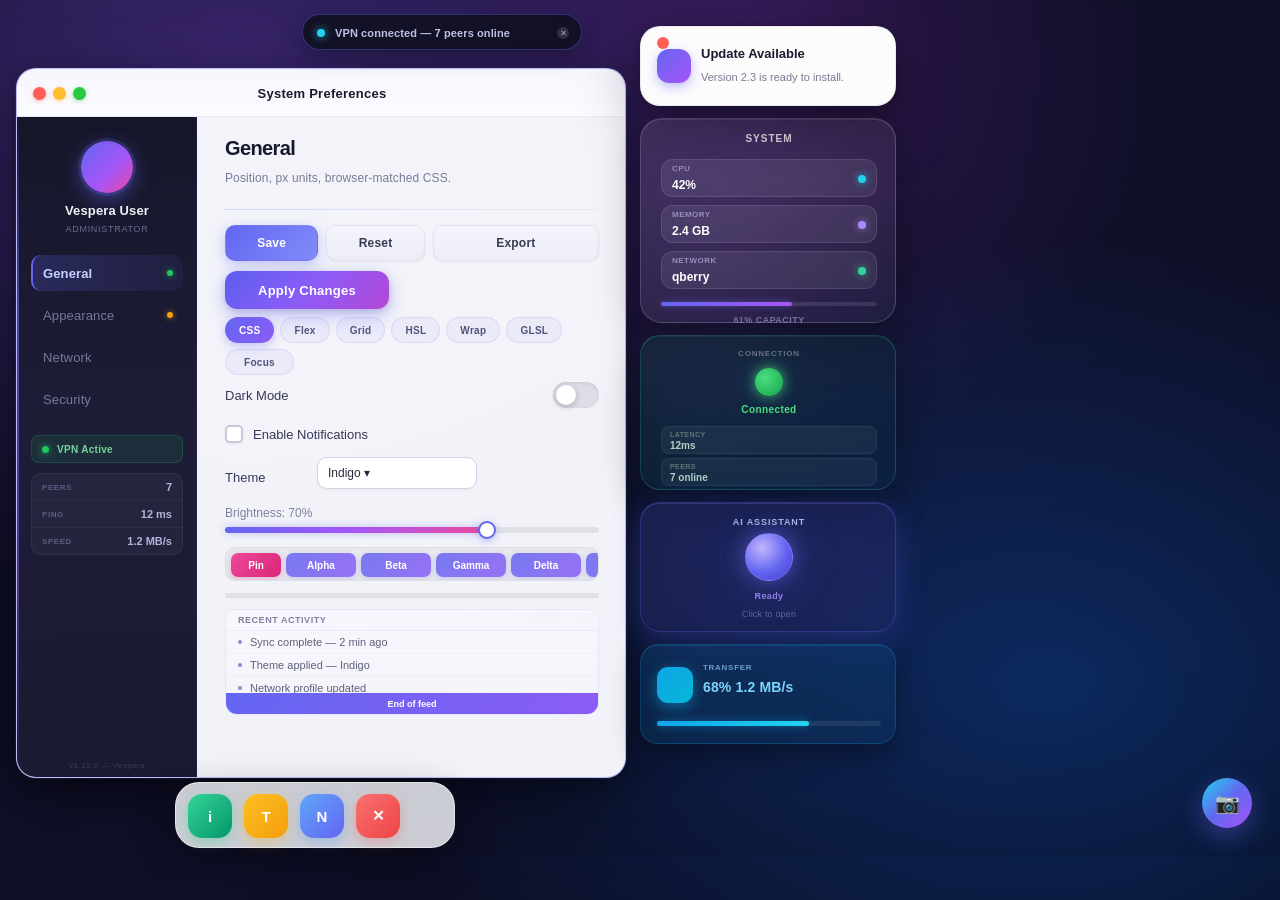
<file: examples/demo.html>
<!DOCTYPE html>
<html lang="en">
<head>
  <meta charset="utf-8">
  <meta name="viewport" content="width=device-width, initial-scale=1">
  <title>Vespera GUI Engine v3.12</title>
  <link rel="stylesheet" type="text/css" href="demo.css">
</head>
<body>

<!-- Notification pill (top centre) -->
<div id="notif_pill">
  <div id="notif_dot"></div>
  <p id="notif_text">VPN connected — 7 peers online</p>
  <p id="notif_close">✕</p>
</div>


<!-- Main window -->
<div id="main_win" class="window focused">
  <div id="title_bar">
    <div id="title_drag" class="title_drag" draggable="1"></div>
    <div id="btn_close" class="btn_os" onclick="onClose()"></div>
    <div id="btn_min" class="btn_os" onclick="onMinimize()"></div>
    <div id="btn_max" class="btn_os" onclick="onMaximize()"></div>
    <p id="title_text">System Preferences</p>
  </div>
  <div id="sidebar">
    <div id="sidebar_avatar"></div>
    <p id="sidebar_username">Vespera User</p>
    <p id="sidebar_role">Administrator</p>
    <div id="nav_1" class="nav_item active" onclick="onNavClick()">General<div id="nav_dot_1" class="nav_dot"></div></div>
    <div id="nav_2" class="nav_item" onclick="onNavClick()">Appearance<div id="nav_dot_2" class="nav_dot"></div></div>
    <div id="nav_3" class="nav_item" onclick="onNavClick()">Network</div>
    <div id="nav_4" class="nav_item" onclick="onNavClick()">Security</div>
    <div id="sidebar_vpn_block">
      <div id="sidebar_vpn_dot"></div>
      <p id="sidebar_vpn_label">VPN Active</p>
    </div>
    <div id="sidebar_stats_block">
      <div class="sidebar_stat_row"><p class="ss_key">Peers</p><p class="ss_val">7</p></div>
      <div class="sidebar_stat_row"><p class="ss_key">Ping</p><p class="ss_val">12 ms</p></div>
      <div class="sidebar_stat_row"><p class="ss_key">Speed</p><p class="ss_val">1.2 MB/s</p></div>
    </div>
    <p id="sidebar_version">v3.12.0 — Vespera</p>
  </div>
  <div id="content">
    <p id="section_title">General</p>
    <p id="desc" aria-live="polite">Position, px units, browser-matched CSS.</p>
    <div id="sep1"></div>
    <div id="toolbar">
      <div id="tool_save" class="tool_btn active" role="button" onclick="onToolClick()">Save</div>
      <div id="tool_reset" class="tool_btn" role="button" onclick="onToolClick()">Reset</div>
      <div id="tool_export" class="tool_btn" role="button" onclick="onToolClick()">Export</div>
    </div>
    <div id="apply_btn" onclick="onApply()">Apply Changes</div>
    <div id="chip_row">
      <div class="chip accent">CSS</div>
      <div class="chip">Flex</div>
      <div class="chip">Grid</div>
      <div class="chip">HSL</div>
      <div class="chip">Wrap</div>
      <div class="chip">GLSL</div>
      <div id="chip_wide" class="chip">Focus</div>
    </div>
    <p id="toggle_row_label">Dark Mode</p>
    <div id="toggle_knob_track" class="toggle" onclick="onToggleClick()">
      <div id="toggle_knob" class="toggle_knob"></div>
    </div>
    <div id="checkbox_notify" class="checkbox" onclick="onCheckboxClick()"></div>
    <p id="chk_label">Enable Notifications</p>
    <p id="theme_label">Theme</p>
    <div id="theme_combo">
      <div id="theme_select_box" role="combobox" aria-label="Theme" aria-expanded="false" onclick="onSelectToggle()">Indigo  ▾</div>
      <div id="select_panel" class="card hidden">
        <div id="opt_blue" class="select_option" onclick="onSelectOption()">Indigo</div>
        <div id="opt_graphite" class="select_option" onclick="onSelectOption()">Graphite</div>
        <div id="opt_green" class="select_option" onclick="onSelectOption()">Emerald</div>
      </div>
    </div>
    <p id="slider_label">Brightness: 70%</p>
    <div id="slider_track">
      <div id="slider_fill"></div>
      <div id="slider_thumb" draggable="2"></div>
    </div>
    <div id="hscroll_panel">
      <div id="hscroll_inner">
        <div id="hs_pin" class="hscroll_chip">Pin</div>
        <div class="hscroll_chip">Alpha</div>
        <div class="hscroll_chip">Beta</div>
        <div class="hscroll_chip">Gamma</div>
        <div class="hscroll_chip">Delta</div>
        <div class="hscroll_chip">Epsilon</div>
        <div class="hscroll_chip">Zeta</div>
      </div>
    </div>
    <div id="progress_track">
      <div id="progress_fill"></div>
    </div>
    <div id="activity_panel">
      <div id="activity_header" class="activity_sticky">Recent Activity</div>
      <div class="activity_line">Sync complete — 2 min ago</div>
      <div class="activity_line">Theme applied — Indigo</div>
      <div class="activity_line">Network profile updated</div>
      <div class="activity_line">Backup finished — 128 files</div>
      <div class="activity_line">VPN connected — qberry</div>
      <div id="activity_footer" class="activity_sticky_bottom">End of feed</div>
    </div>
  </div>
</div>

<!-- Right column: Toast -->
<div id="toast" class="window card">
  <div id="toast_bar">
    <div id="toast_drag" draggable="1"></div>
    <div id="toast_icon"></div>
    <p id="toast_title">Update Available</p>
    <p id="toast_msg">Version 2.3 is ready to install.</p>
    <div id="toast_close" onclick="onToastDismiss()"></div>
  </div>
</div>

<!-- Right column: System stats glass card -->
<div id="quick_stats">
  <p id="qs_title">SYSTEM</p>
  <div id="qs_row1" class="qs_row">
    <p class="qs_label">CPU</p>
    <p class="qs_val">42%</p>
    <div id="qs_dot1" class="qs_dot"></div>
  </div>
  <div id="qs_row2" class="qs_row">
    <p class="qs_label">MEMORY</p>
    <p class="qs_val">2.4 GB</p>
    <div id="qs_dot2" class="qs_dot"></div>
  </div>
  <div id="qs_row3" class="qs_row">
    <p class="qs_label">NETWORK</p>
    <p class="qs_val">qberry</p>
    <div id="qs_dot3" class="qs_dot"></div>
  </div>
  <div id="qs_bar"><div id="qs_bar_fill"></div></div>
  <p id="qs_footer">61% CAPACITY</p>
</div>

<!-- Right column: Connection status -->
<div id="status_card">
  <p id="sc_title">CONNECTION</p>
  <div id="sc_dot"></div>
  <p id="sc_status">Connected</p>
  <div id="sc_r1" class="sc_row">
    <p class="sc_rlabel">LATENCY</p>
    <p class="sc_rval">12ms</p>
  </div>
  <div id="sc_r2" class="sc_row">
    <p class="sc_rlabel">PEERS</p>
    <p class="sc_rval">7 online</p>
  </div>
</div>

<!-- Right column: AI assistant -->
<div id="ai_card">
  <p id="ai_title">AI ASSISTANT</p>
  <div id="ai_orb"></div>
  <p id="ai_status">Ready</p>
  <p id="ai_hint">Click to open</p>
</div>

<!-- Right column: Transfer -->
<div id="transfer_card">
  <p id="tc_title">TRANSFER</p>
  <div id="tc_icon"></div>
  <p id="tc_val">68%  1.2 MB/s</p>
  <div id="tc_bar_bg"><div id="tc_bar_fill"></div></div>
</div>

<!-- Dock (bottom centre) -->
<div id="dock" class="window">
  <div id="dock_icon_info" class="dock_icon" onclick="onDockToggleToast()">i<p class="dock_label">Info</p></div>
  <div id="dock_icon_theme" class="dock_icon" onclick="onDockTheme()">T<p class="dock_label">Theme</p></div>
  <div id="dock_icon_notify" class="dock_icon" onclick="onDockNotify()">N<p class="dock_label">Alert</p></div>
  <div id="dock_icon_toast" class="dock_icon" onclick="onDockToast()">✕<p class="dock_label">Toast</p></div>
</div>

<!-- Floating Action Button -->
<div id="fab" onclick="onScreenshot()" title="Screenshot (F12)">📷</div>

<!-- Modal overlay -->
<div id="modal_overlay" class="overlay hidden">
  <div id="modal_dialog" class="window">
    <div id="modal_icon"></div>
    <p id="modal_title">Apply Changes?</p>
    <p id="modal_msg">Your preferences will be updated immediately.</p>
    <div id="modal_cancel" role="button" onclick="onModalCancel()">Cancel</div>
    <div id="modal_confirm" role="button" onclick="onModalConfirm()">Apply</div>
  </div>
</div>

<script>
function _el() { return event && event.currentTarget; }
function onClose() { window.close(); }
function onMinimize() {}
function onMaximize() {}
function onApply() { document.getElementById('modal_overlay').classList.remove('hidden'); }
function onModalCancel() { document.getElementById('modal_overlay').classList.add('hidden'); }
function onModalConfirm() {
  document.getElementById('desc').textContent = 'Settings applied. Gradient CSS engine active!';
  document.getElementById('modal_overlay').classList.add('hidden');
}
function onNavClick() {
  const el = _el();
  for (let i = 1; i <= 4; i++) document.getElementById('nav_' + i)?.classList.remove('active');
  el.classList.add('active');
  document.getElementById('section_title').textContent = el.childNodes[0].textContent.trim();
}
function onToolClick() {
  const el = _el();
  document.querySelectorAll('.tool_btn').forEach(b => b.classList.remove('active'));
  el.classList.add('active');
  document.getElementById('desc').textContent = 'Toolbar: ' + el.textContent + ' selected.';
}
function onToggleClick() { _el().classList.toggle('on'); }
function onCheckboxClick() {
  const el = _el();
  el.classList.toggle('checked');
  document.getElementById('chk_label').textContent =
    el.classList.contains('checked') ? 'Notifications: On' : 'Enable Notifications';
}
function onSelectToggle() { document.getElementById('select_panel').classList.toggle('hidden'); }
function onSelectOption() {
  const el = _el();
  document.getElementById('theme_select_box').textContent = el.textContent + '  ▾';
  document.getElementById('select_panel').classList.add('hidden');
}
function onToastDismiss() { document.getElementById('toast').style.display = 'none'; }
function onDockToggleToast() {
  const t = document.getElementById('toast');
  t.style.display = t.style.display === 'none' ? '' : 'none';
}
function onDockTheme() { document.getElementById('toggle_knob_track').classList.toggle('on'); }
function onDockNotify() { document.getElementById('checkbox_notify').classList.toggle('checked'); }
function onDockToast() { document.getElementById('toast').style.display = ''; }
function onScreenshot() { alert('Screenshot: press F12 in Vespera GUI, or Print Screen in browser.'); }
</script>
</body>
</html>
</file>
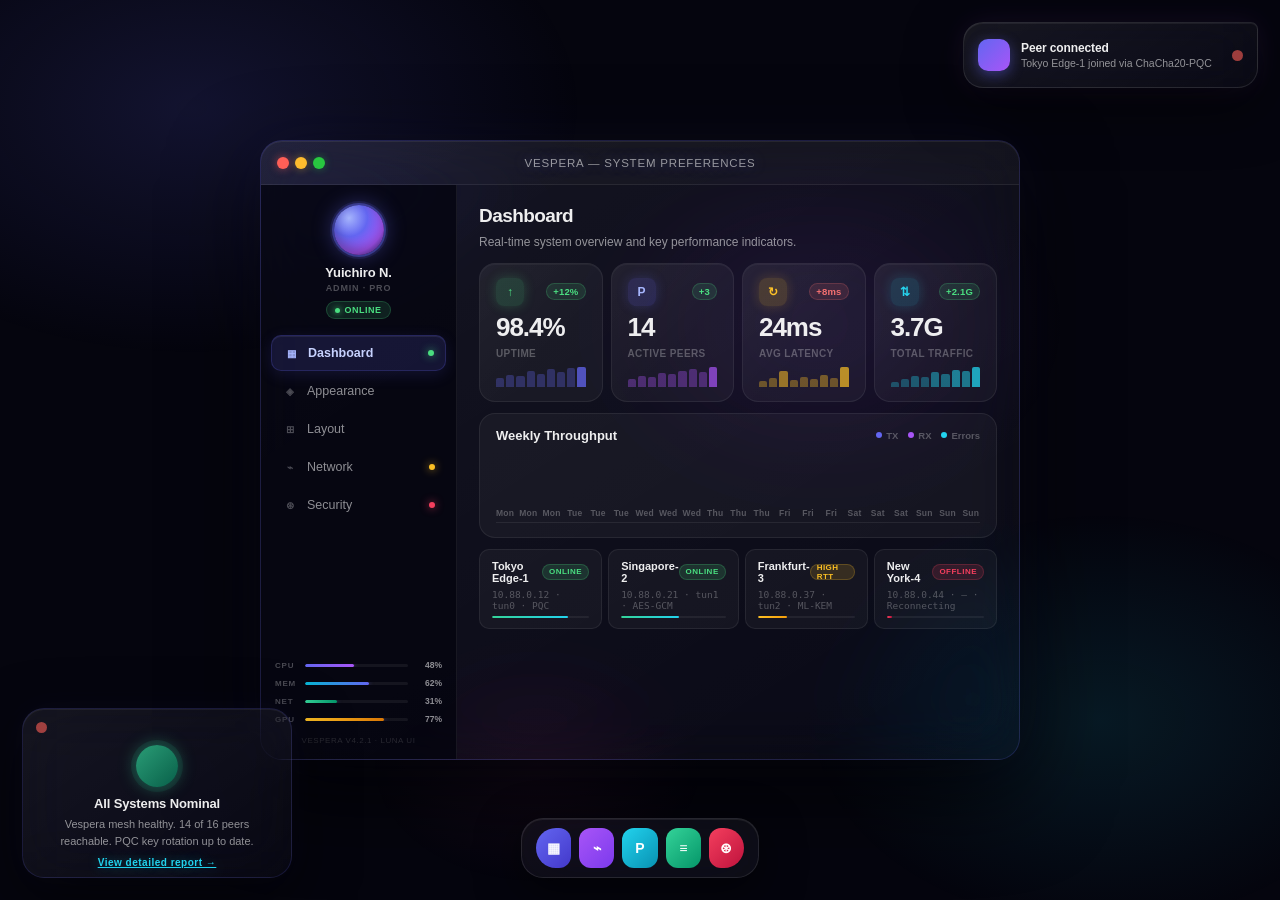
<file: examples/luna-ui.html>
<!DOCTYPE html>
<html lang="en">
<head>
  <meta charset="utf-8">
  <meta name="viewport" content="width=device-width, initial-scale=1">
  <title>Vespera GUI Engine v4.2</title>
  <link rel="stylesheet" type="text/css" href="luna-ui.css">
</head>
<body>

<!-- ================================================================
     MAIN WINDOW  760×620
================================================================ -->
<div id="main_win" class="window">

  <!-- Title bar -->
  <div id="title_bar">
    <div class="title_drag"></div>
    <div id="btn_close" class="btn_os" data-action="modal"></div>
    <div id="btn_min"   class="btn_os"></div>
    <div id="btn_max"   class="btn_os"></div>
    <div id="title_text">Vespera &mdash; System Preferences</div>
  </div>

  <!-- Sidebar 196px -->
  <div id="sidebar">
    <div id="sidebar_avatar"></div>
    <div id="sidebar_username">Yuichiro N.</div>
    <div id="sidebar_role">Admin &middot; Pro</div>
    <div id="sidebar_status"><div class="status_dot"></div>Online</div>

    <div id="sidebar_nav">
      <div class="nav_item active" data-tab="dashboard">
        <div class="nav_icon">&#9638;</div>Dashboard
        <div class="nav_dot green"></div>
      </div>
      <div class="nav_item" data-tab="appearance">
        <div class="nav_icon">&#9672;</div>Appearance
      </div>
      <div class="nav_item" data-tab="layout">
        <div class="nav_icon">&#8862;</div>Layout
      </div>
      <div class="nav_item" data-tab="network">
        <div class="nav_icon">&#8961;</div>Network
        <div class="nav_dot amber"></div>
      </div>
      <div class="nav_item" data-tab="security">
        <div class="nav_icon">&#8859;</div>Security
        <div class="nav_dot red"></div>
      </div>
    </div>

    <!-- Mini resource bars -->
    <div id="sidebar_stats">
      <div class="stat_row">
        <div class="stat_key">CPU</div>
        <div class="stat_bar_wrap"><div class="stat_bar_fill" style="width:48%"></div></div>
        <div class="stat_num">48%</div>
      </div>
      <div class="stat_row">
        <div class="stat_key">MEM</div>
        <div class="stat_bar_wrap"><div class="stat_bar_fill mem" style="width:62%"></div></div>
        <div class="stat_num">62%</div>
      </div>
      <div class="stat_row">
        <div class="stat_key">NET</div>
        <div class="stat_bar_wrap"><div class="stat_bar_fill net" style="width:31%"></div></div>
        <div class="stat_num">31%</div>
      </div>
      <div class="stat_row">
        <div class="stat_key">GPU</div>
        <div class="stat_bar_wrap"><div class="stat_bar_fill gpu" style="width:77%"></div></div>
        <div class="stat_num">77%</div>
      </div>
    </div>
    <div id="sidebar_version">Vespera v4.2.1 &middot; Luna UI</div>
  </div>

  <!-- Content area -->
  <div id="content">

    <!-- ============================================================
         DASHBOARD
    ============================================================ -->
    <div id="tab_dashboard" class="tab_panel active">
      <div class="section_title">Dashboard</div>
      <div class="section_desc">Real-time system overview and key performance indicators.</div>

      <!-- KPI card row -->
      <div class="kpi_row">

        <div class="kpi_card">
          <div class="kpi_head">
            <div class="kpi_icon green">&#8593;</div>
            <div class="kpi_delta up">+12%</div>
          </div>
          <div class="kpi_val">98.4%</div>
          <div class="kpi_label">Uptime</div>
          <div class="sparkline">
            <div class="spark_bar" style="height:45%"></div>
            <div class="spark_bar" style="height:60%"></div>
            <div class="spark_bar" style="height:52%"></div>
            <div class="spark_bar" style="height:78%"></div>
            <div class="spark_bar" style="height:65%"></div>
            <div class="spark_bar" style="height:88%"></div>
            <div class="spark_bar" style="height:72%"></div>
            <div class="spark_bar" style="height:94%"></div>
            <div class="spark_bar" style="height:100%;background:rgba(99,102,241,.75)"></div>
          </div>
        </div>

        <div class="kpi_card">
          <div class="kpi_head">
            <div class="kpi_icon indigo">P</div>
            <div class="kpi_delta up">+3</div>
          </div>
          <div class="kpi_val">14</div>
          <div class="kpi_label">Active Peers</div>
          <div class="sparkline">
            <div class="spark_bar" style="height:40%;background:rgba(168,85,247,.35)"></div>
            <div class="spark_bar" style="height:55%;background:rgba(168,85,247,.35)"></div>
            <div class="spark_bar" style="height:48%;background:rgba(168,85,247,.35)"></div>
            <div class="spark_bar" style="height:70%;background:rgba(168,85,247,.35)"></div>
            <div class="spark_bar" style="height:62%;background:rgba(168,85,247,.35)"></div>
            <div class="spark_bar" style="height:80%;background:rgba(168,85,247,.35)"></div>
            <div class="spark_bar" style="height:90%;background:rgba(168,85,247,.35)"></div>
            <div class="spark_bar" style="height:75%;background:rgba(168,85,247,.35)"></div>
            <div class="spark_bar" style="height:100%;background:rgba(168,85,247,.7)"></div>
          </div>
        </div>

        <div class="kpi_card">
          <div class="kpi_head">
            <div class="kpi_icon amber">&#8635;</div>
            <div class="kpi_delta down">+8ms</div>
          </div>
          <div class="kpi_val">24ms</div>
          <div class="kpi_label">Avg Latency</div>
          <div class="sparkline">
            <div class="spark_bar" style="height:30%;background:rgba(251,191,36,.35)"></div>
            <div class="spark_bar" style="height:45%;background:rgba(251,191,36,.35)"></div>
            <div class="spark_bar" style="height:80%;background:rgba(251,191,36,.55)"></div>
            <div class="spark_bar" style="height:35%;background:rgba(251,191,36,.35)"></div>
            <div class="spark_bar" style="height:50%;background:rgba(251,191,36,.35)"></div>
            <div class="spark_bar" style="height:40%;background:rgba(251,191,36,.35)"></div>
            <div class="spark_bar" style="height:60%;background:rgba(251,191,36,.40)"></div>
            <div class="spark_bar" style="height:45%;background:rgba(251,191,36,.35)"></div>
            <div class="spark_bar" style="height:100%;background:rgba(251,191,36,.7)"></div>
          </div>
        </div>

        <div class="kpi_card">
          <div class="kpi_head">
            <div class="kpi_icon cyan">&#8645;</div>
            <div class="kpi_delta up">+2.1G</div>
          </div>
          <div class="kpi_val">3.7G</div>
          <div class="kpi_label">Total Traffic</div>
          <div class="sparkline">
            <div class="spark_bar" style="height:25%;background:rgba(34,211,238,.30)"></div>
            <div class="spark_bar" style="height:40%;background:rgba(34,211,238,.30)"></div>
            <div class="spark_bar" style="height:55%;background:rgba(34,211,238,.35)"></div>
            <div class="spark_bar" style="height:48%;background:rgba(34,211,238,.32)"></div>
            <div class="spark_bar" style="height:72%;background:rgba(34,211,238,.45)"></div>
            <div class="spark_bar" style="height:65%;background:rgba(34,211,238,.42)"></div>
            <div class="spark_bar" style="height:85%;background:rgba(34,211,238,.55)"></div>
            <div class="spark_bar" style="height:78%;background:rgba(34,211,238,.50)"></div>
            <div class="spark_bar" style="height:100%;background:rgba(34,211,238,.75)"></div>
          </div>
        </div>

      </div><!-- /kpi_row -->

      <!-- Weekly bar chart -->
      <div class="chart_card">
        <div class="chart_head">
          <div class="chart_title">Weekly Throughput</div>
          <div class="chart_legend">
            <div class="legend_item">
              <div class="legend_dot" style="background:#6366f1"></div>
              <div class="legend_label">TX</div>
            </div>
            <div class="legend_item">
              <div class="legend_dot" style="background:#a855f7"></div>
              <div class="legend_label">RX</div>
            </div>
            <div class="legend_item">
              <div class="legend_dot" style="background:#22d3ee"></div>
              <div class="legend_label">Errors</div>
            </div>
          </div>
        </div>
        <div class="bar_chart">
          <div class="bar_col"><div class="bar_fill"         style="height:45%"></div><div class="bar_label">Mon</div></div>
          <div class="bar_col"><div class="bar_fill violet"  style="height:30%"></div><div class="bar_label">Mon</div></div>
          <div class="bar_col"><div class="bar_fill cyan"    style="height:10%"></div><div class="bar_label">Mon</div></div>
          <div class="bar_col"><div class="bar_fill"         style="height:68%"></div><div class="bar_label">Tue</div></div>
          <div class="bar_col"><div class="bar_fill violet"  style="height:52%"></div><div class="bar_label">Tue</div></div>
          <div class="bar_col"><div class="bar_fill cyan"    style="height:7%"> </div><div class="bar_label">Tue</div></div>
          <div class="bar_col"><div class="bar_fill"         style="height:82%"></div><div class="bar_label">Wed</div></div>
          <div class="bar_col"><div class="bar_fill violet"  style="height:74%"></div><div class="bar_label">Wed</div></div>
          <div class="bar_col"><div class="bar_fill cyan"    style="height:15%"></div><div class="bar_label">Wed</div></div>
          <div class="bar_col"><div class="bar_fill"         style="height:55%"></div><div class="bar_label">Thu</div></div>
          <div class="bar_col"><div class="bar_fill violet"  style="height:48%"></div><div class="bar_label">Thu</div></div>
          <div class="bar_col"><div class="bar_fill cyan"    style="height:5%"> </div><div class="bar_label">Thu</div></div>
          <div class="bar_col"><div class="bar_fill"         style="height:91%"></div><div class="bar_label">Fri</div></div>
          <div class="bar_col"><div class="bar_fill violet"  style="height:85%"></div><div class="bar_label">Fri</div></div>
          <div class="bar_col"><div class="bar_fill cyan"    style="height:20%"></div><div class="bar_label">Fri</div></div>
          <div class="bar_col"><div class="bar_fill emerald" style="height:62%"></div><div class="bar_label">Sat</div></div>
          <div class="bar_col"><div class="bar_fill amber"   style="height:50%"></div><div class="bar_label">Sat</div></div>
          <div class="bar_col"><div class="bar_fill cyan"    style="height:8%"> </div><div class="bar_label">Sat</div></div>
          <div class="bar_col"><div class="bar_fill emerald" style="height:38%"></div><div class="bar_label">Sun</div></div>
          <div class="bar_col"><div class="bar_fill amber"   style="height:29%"></div><div class="bar_label">Sun</div></div>
          <div class="bar_col"><div class="bar_fill cyan"    style="height:3%"> </div><div class="bar_label">Sun</div></div>
        </div>
      </div><!-- /chart_card -->

      <!-- Connection status row -->
      <div class="conn_row">
        <div class="conn_card">
          <div class="conn_head">
            <div class="conn_name">Tokyo Edge-1</div>
            <div class="conn_badge ok">Online</div>
          </div>
          <div class="conn_host">10.88.0.12 &middot; tun0 &middot; PQC</div>
          <div class="conn_bar_wrap"><div class="conn_bar" style="width:78%"></div></div>
        </div>
        <div class="conn_card">
          <div class="conn_head">
            <div class="conn_name">Singapore-2</div>
            <div class="conn_badge ok">Online</div>
          </div>
          <div class="conn_host">10.88.0.21 &middot; tun1 &middot; AES-GCM</div>
          <div class="conn_bar_wrap"><div class="conn_bar" style="width:55%"></div></div>
        </div>
        <div class="conn_card">
          <div class="conn_head">
            <div class="conn_name">Frankfurt-3</div>
            <div class="conn_badge warn">High RTT</div>
          </div>
          <div class="conn_host">10.88.0.37 &middot; tun2 &middot; ML-KEM</div>
          <div class="conn_bar_wrap">
            <div class="conn_bar" style="width:30%;background:linear-gradient(90deg,#fbbf24,#f59e0b)"></div>
          </div>
        </div>
        <div class="conn_card">
          <div class="conn_head">
            <div class="conn_name">New York-4</div>
            <div class="conn_badge err">Offline</div>
          </div>
          <div class="conn_host">10.88.0.44 &middot; &mdash; &middot; Reconnecting</div>
          <div class="conn_bar_wrap">
            <div class="conn_bar" style="width:5%;background:linear-gradient(90deg,#f43f5e,#be123c)"></div>
          </div>
        </div>
      </div><!-- /conn_row -->

    </div><!-- /tab_dashboard -->


    <!-- ============================================================
         APPEARANCE
    ============================================================ -->
    <div id="tab_appearance" class="tab_panel">
      <div class="section_title">Appearance</div>
      <div class="section_desc">Customize the visual style of Vespera. All changes apply live.</div>

      <!-- Toolbar -->
      <div id="toolbar">
        <div class="tool_btn active" data-group="theme" data-val="aurora">Aurora</div>
        <div class="tool_btn" data-group="theme" data-val="neon">Neon</div>
        <div class="tool_btn" data-group="theme" data-val="minimal">Minimal</div>
        <div class="tool_btn" data-group="theme" data-val="solar">Solar</div>
        <div id="apply_btn">Apply</div>
      </div>

      <!-- Input fields with floating labels -->
      <div class="demo_label">Input fields</div>
      <div style="display:flex;gap:8px">
        <div class="input_group" style="flex:1">
          <div class="input_label">VPN Alias</div>
          <input class="input_field" type="text" value="vespera-home">
        </div>
        <div class="input_group" style="flex:1">
          <div class="input_label">Passphrase</div>
          <input class="input_field" type="password" placeholder="&bull;&bull;&bull;&bull;&bull;&bull;&bull;&bull;&bull;&bull;&bull;&bull;">
        </div>
      </div>

      <div class="sep"></div>

      <!-- Color palette -->
      <div class="demo_label">Accent palette</div>
      <div class="palette_row">
        <div class="pal_swatch" style="background:linear-gradient(135deg,#6366f1,#4338ca)"></div>
        <div class="pal_swatch" style="background:linear-gradient(135deg,#a855f7,#7c3aed)"></div>
        <div class="pal_swatch" style="background:linear-gradient(135deg,#22d3ee,#0891b2)"></div>
        <div class="pal_swatch" style="background:linear-gradient(135deg,#34d399,#059669)"></div>
        <div class="pal_swatch" style="background:linear-gradient(135deg,#fbbf24,#d97706)"></div>
        <div class="pal_swatch" style="background:linear-gradient(135deg,#f43f5e,#be123c)"></div>
        <div class="pal_swatch" style="background:linear-gradient(135deg,#ec4899,#be185d)"></div>
        <div class="pal_swatch" style="background:linear-gradient(135deg,#38bdf8,#0284c7)"></div>
      </div>

      <!-- Dot swatches -->
      <div style="display:flex;gap:8px;align-items:center">
        <div class="demo_label" style="width:82px;flex-shrink:0">Dot swatches</div>
        <div style="display:flex;gap:6px">
          <div class="swatch sel" style="background:#6366f1"></div>
          <div class="swatch" style="background:#a855f7"></div>
          <div class="swatch" style="background:#22d3ee"></div>
          <div class="swatch" style="background:#34d399"></div>
          <div class="swatch" style="background:#fbbf24"></div>
          <div class="swatch" style="background:#f43f5e"></div>
          <div class="swatch" style="background:#ec4899"></div>
          <div class="swatch" style="background:#94a3b8"></div>
        </div>
      </div>

      <div class="sep"></div>

      <!-- Slider -->
      <div class="setting_row col">
        <div class="setting_label">UI Scale &mdash; 1.0&times;</div>
        <div id="slider_track">
          <div id="slider_fill"></div>
          <div id="slider_thumb"></div>
        </div>
      </div>

      <!-- Toggles -->
      <div class="setting_row">
        <div class="setting_label">Dark mode</div>
        <div class="toggle on" data-key="dark_mode"><div class="toggle_knob"></div></div>
      </div>
      <div class="setting_row">
        <div class="setting_label">Translucency</div>
        <div class="toggle on" data-key="translucency"><div class="toggle_knob"></div></div>
      </div>
      <div class="setting_row">
        <div class="setting_label">Aurora background animation</div>
        <div class="toggle on" data-key="aurora_anim"><div class="toggle_knob"></div></div>
      </div>
      <div class="setting_row">
        <div class="setting_label">Reduce motion</div>
        <div class="toggle" data-key="reduce_motion"><div class="toggle_knob"></div></div>
      </div>

      <!-- Checkboxes -->
      <div class="setting_row">
        <div class="setting_label">Show menu bar</div>
        <div class="checkbox checked" data-key="menubar"></div>
      </div>
      <div class="setting_row">
        <div class="setting_label">Haptic feedback</div>
        <div class="checkbox" data-key="haptic"></div>
      </div>

      <!-- Dropdown -->
      <div class="setting_row">
        <div class="setting_label">Theme</div>
        <div id="theme_combo">
          <div id="theme_select_box">Aurora Noir &#9662;</div>
          <div id="select_panel" class="hidden">
            <div class="select_option">Aurora Noir</div>
            <div class="select_option">Neon Pulse</div>
            <div class="select_option">Solar Minimal</div>
            <div class="select_option">Deep Space</div>
          </div>
        </div>
      </div>

      <div class="sep"></div>

      <!-- Chips -->
      <div id="chip_row">
        <div class="chip accent">Default</div>
        <div class="chip">Compact</div>
        <div class="chip">Comfortable</div>
        <div class="chip">Rounded</div>
        <div class="chip">Flat</div>
        <div class="chip">Minimal</div>
        <div class="chip">Pro</div>
      </div>

      <!-- Progress bar -->
      <div id="progress_track"><div id="progress_fill"></div></div>

      <!-- Keyboard shortcuts card -->
      <div class="kbd_card">
        <div class="kbd_row">
          <div class="kbd_label">Toggle sidebar</div>
          <div class="kbd_key">&#8984; B</div>
        </div>
        <div class="kbd_row">
          <div class="kbd_label">Quick search</div>
          <div class="kbd_key">&#8984; K</div>
        </div>
        <div class="kbd_row">
          <div class="kbd_label">Full screen</div>
          <div class="kbd_key">&#8984; &#8679; F</div>
        </div>
        <div class="kbd_row">
          <div class="kbd_label">Settings</div>
          <div class="kbd_key">&#8984; ,</div>
        </div>
      </div>

      <!-- Activity log -->
      <div id="activity_panel">
        <div class="activity_sticky">Recent Activity</div>
        <div class="activity_line">14:32 &middot; Theme changed &rarr; Aurora Noir</div>
        <div class="activity_line">14:28 &middot; Translucency enabled</div>
        <div class="activity_line">14:15 &middot; Accent updated &rarr; Indigo</div>
        <div class="activity_line">13:50 &middot; Font scale set to 1.0&times;</div>
        <div class="activity_line">13:44 &middot; Dark mode toggled on</div>
        <div class="activity_sticky_bottom">&#8593; Scroll for older entries</div>
      </div>

    </div><!-- /tab_appearance -->


    <!-- ============================================================
         LAYOUT DEMOS
    ============================================================ -->
    <div id="tab_layout" class="tab_panel">
      <div class="section_title">Layout Engine</div>
      <div class="section_desc">Live demos of flex, grid and overflow features built into Luna UI.</div>

      <!-- Sub-tab pills -->
      <div class="tab_pill_bar">
        <div class="tab_pill active">Flex</div>
        <div class="tab_pill">Grid</div>
        <div class="tab_pill">Overflow</div>
        <div class="tab_pill">Type</div>
      </div>

      <!-- flex-grow / flex-shrink -->
      <div class="demo_card">
        <div class="demo_card_head">
          <div class="demo_tag indigo">Flex</div>
          <div class="demo_caption">flex-grow: 1 &middot; flex-shrink: 0 &middot; flex: 1 1 auto</div>
        </div>
        <div class="demo_flex_shrink">
          <div class="fs_item">Fixed</div>
          <div class="fs_item grow">Grow</div>
          <div class="fs_item shrink">Shrink me (long label text)</div>
          <div class="fs_item">Fixed</div>
        </div>
      </div>

      <!-- align-self -->
      <div class="demo_card">
        <div class="demo_card_head">
          <div class="demo_tag violet">Flex</div>
          <div class="demo_caption">align-self: start | center | end | stretch | baseline</div>
        </div>
        <div class="demo_align_self">
          <div class="as_item start">start</div>
          <div class="as_item center">center</div>
          <div class="as_item end">end</div>
          <div class="as_item stretch">stretch</div>
          <div class="as_item baseline">baseline</div>
        </div>
      </div>

      <!-- grid-auto-flow: row dense -->
      <div class="demo_card">
        <div class="demo_card_head">
          <div class="demo_tag cyan">Grid</div>
          <div class="demo_caption">grid-auto-flow: row dense &middot; grid-column: span 2</div>
        </div>
        <div class="demo_grid_dense">
          <div class="gc">A</div>
          <div class="gc wide">B (wide)</div>
          <div class="gc">C</div>
          <div class="gc">D</div>
          <div class="gc wide">E (wide)</div>
          <div class="gc">F</div>
          <div class="gc">G</div>
          <div class="gc">H</div>
        </div>
      </div>

      <!-- grid-auto-flow: column dense -->
      <div class="demo_card">
        <div class="demo_card_head">
          <div class="demo_tag emerald">Grid</div>
          <div class="demo_caption">grid-auto-flow: column dense &middot; grid-row: span 2</div>
        </div>
        <div class="demo_grid_col_dense">
          <div class="gcc">1</div>
          <div class="gcc b">2</div>
          <div class="gcc tall">3 (tall)</div>
          <div class="gcc">4</div>
          <div class="gcc b">5</div>
          <div class="gcc">6</div>
          <div class="gcc b">7</div>
        </div>
      </div>

      <!-- grid-template-areas -->
      <div class="demo_card">
        <div class="demo_card_head">
          <div class="demo_tag amber">Grid</div>
          <div class="demo_caption">grid-template-areas: "header header" "sidebar main" "footer footer"</div>
        </div>
        <div class="demo_areas">
          <div class="area header">header</div>
          <div class="area sidebar">sidebar</div>
          <div class="area main">main</div>
          <div class="area footer">footer</div>
        </div>
      </div>

      <!-- min-content / max-content / 1fr -->
      <div class="demo_card">
        <div class="demo_card_head">
          <div class="demo_tag pink">Grid</div>
          <div class="demo_caption">grid-template-columns: min-content max-content 1fr</div>
        </div>
        <div class="demo_sizing">
          <div class="sz_cell min">Min</div>
          <div class="sz_cell max">Max-content fits text</div>
          <div class="sz_cell fr">1fr fills remaining</div>
        </div>
      </div>

      <!-- overflow: clip + ellipsis + line-clamp -->
      <div class="demo_card">
        <div class="demo_card_head">
          <div class="demo_tag indigo">Overflow</div>
          <div class="demo_caption">text-overflow: ellipsis &middot; -webkit-line-clamp: 2</div>
        </div>
        <div class="demo_clip_row">
          <div class="clip_box">
            <span>Single-line ellipsis: Vespera is a next-generation mesh VPN kernel with PQC cryptography and CSS rendering.</span>
          </div>
          <div class="clip_box clamp">
            <span>Clamped 2 lines: Vespera blends ML-KEM-768 post-quantum security with an Aurora-themed hardware-accelerated CSS/GL UI engine for next-gen privacy tooling on all platforms.</span>
          </div>
        </div>
      </div>

      <!-- Horizontal scroll -->
      <div class="demo_card">
        <div class="demo_card_head">
          <div class="demo_tag violet">Overflow</div>
          <div class="demo_caption">overflow-x: auto &middot; width: max-content</div>
        </div>
        <div id="hscroll_panel">
          <div id="hscroll_inner">
            <div class="hscroll_chip pinned">Pinned</div>
            <div class="hscroll_chip">Alpha Node</div>
            <div class="hscroll_chip">Beta Node</div>
            <div class="hscroll_chip">Gamma Node</div>
            <div class="hscroll_chip">Delta Node</div>
            <div class="hscroll_chip">Epsilon</div>
            <div class="hscroll_chip">Zeta Node</div>
            <div class="hscroll_chip">Eta Relay</div>
            <div class="hscroll_chip">Theta Peer</div>
            <div class="hscroll_chip">Iota Node</div>
            <div class="hscroll_chip">Kappa Edge</div>
            <div class="hscroll_chip">Lambda Server</div>
          </div>
        </div>
      </div>

    </div><!-- /tab_layout -->


    <!-- ============================================================
         NETWORK
    ============================================================ -->
    <div id="tab_network" class="tab_panel">
      <div class="section_title">Network</div>
      <div class="section_desc">Peer connections, tunnel configuration and traffic statistics.</div>

      <!-- Metrics pills -->
      <div id="metrics_row">
        <div class="metric_pill online">
          <div class="mp_val">14 / 16</div>
          <div class="mp_label">Peers Online</div>
        </div>
        <div class="metric_pill peers">
          <div class="mp_val">4</div>
          <div class="mp_label">Subnets</div>
        </div>
        <div class="metric_pill latency">
          <div class="mp_val">24 ms</div>
          <div class="mp_label">Avg RTT</div>
        </div>
        <div class="metric_pill badges">
          <div class="badge green">PQC</div>
          <div class="badge amber">TURN</div>
          <div class="badge green">P2P</div>
          <div class="badge green">NAT</div>
        </div>
      </div>

      <div class="sep"></div>

      <div class="setting_row">
        <div class="setting_label">Enable gateway mode</div>
        <div class="toggle on" data-key="gateway"><div class="toggle_knob"></div></div>
      </div>
      <div class="setting_row">
        <div class="setting_label">NAT / IP masquerade</div>
        <div class="toggle on" data-key="nat"><div class="toggle_knob"></div></div>
      </div>
      <div class="setting_row">
        <div class="setting_label">IPv6 tunnel</div>
        <div class="toggle" data-key="ipv6"><div class="toggle_knob"></div></div>
      </div>
      <div class="setting_row">
        <div class="setting_label">TURN relay only</div>
        <div class="toggle" data-key="turn_only"><div class="toggle_knob"></div></div>
      </div>
      <div class="setting_row">
        <div class="setting_label">Crypto algorithm</div>
        <div class="setting_val">ML-KEM-768 + ChaCha20</div>
      </div>
      <div class="setting_row">
        <div class="setting_label">MTU</div>
        <div class="setting_val">1400 bytes</div>
      </div>
      <div class="setting_row">
        <div class="setting_label">Heartbeat interval</div>
        <div class="setting_val">30 s</div>
      </div>
      <div class="setting_row">
        <div class="setting_label">Web admin dashboard</div>
        <div class="toggle on" data-key="web_admin"><div class="toggle_knob"></div></div>
      </div>

      <div class="sep"></div>

      <!-- Bandwidth sliders -->
      <div class="setting_row">
        <div class="setting_label">Upload limit</div>
        <div class="slider_track2">
          <div class="slider_fill2" style="width:60%"></div>
          <div class="slider_thumb2" style="left:60%"></div>
        </div>
        <div class="setting_val" style="margin-left:10px">60 Mbps</div>
      </div>
      <div class="setting_row">
        <div class="setting_label">Download limit</div>
        <div class="slider_track2">
          <div class="slider_fill2" style="width:80%"></div>
          <div class="slider_thumb2" style="left:80%"></div>
        </div>
        <div class="setting_val" style="margin-left:10px">80 Mbps</div>
      </div>

      <div id="status_text">Last sync: 07-19 14:32:18 JST &middot; Prometheus :8080/metrics</div>
    </div><!-- /tab_network -->


    <!-- ============================================================
         SECURITY
    ============================================================ -->
    <div id="tab_security" class="tab_panel">
      <div class="section_title">Security</div>
      <div class="section_desc">Authentication, certificates and post-quantum cryptography settings.</div>

      <div class="setting_row">
        <div class="setting_label">Authentication required</div>
        <div class="toggle on" data-key="auth"><div class="toggle_knob"></div></div>
      </div>
      <div class="setting_row">
        <div class="setting_label">TOTP two-factor</div>
        <div class="toggle on" data-key="totp"><div class="toggle_knob"></div></div>
      </div>
      <div class="setting_row">
        <div class="setting_label">Post-quantum crypto (ML-KEM-768)</div>
        <div class="toggle on" data-key="pqc"><div class="toggle_knob"></div></div>
      </div>
      <div class="setting_row">
        <div class="setting_label">Certificate pinning</div>
        <div class="toggle" data-key="cert_pin"><div class="toggle_knob"></div></div>
      </div>
      <div class="setting_row">
        <div class="setting_label">mTLS client certificates</div>
        <div class="toggle" data-key="mtls"><div class="toggle_knob"></div></div>
      </div>
      <div class="setting_row">
        <div class="setting_label">Rotate keys on reconnect</div>
        <div class="toggle on" data-key="key_rotate"><div class="toggle_knob"></div></div>
      </div>
      <div class="setting_row">
        <div class="setting_label">Perfect forward secrecy</div>
        <div class="toggle on" data-key="pfs"><div class="toggle_knob"></div></div>
      </div>
      <div class="setting_row">
        <div class="setting_label">Audit log</div>
        <div class="checkbox checked" data-key="audit_log"></div>
      </div>
      <div class="setting_row">
        <div class="setting_label">Block cleartext fallback</div>
        <div class="checkbox checked" data-key="no_cleartext"></div>
      </div>
      <div class="setting_row">
        <div class="setting_label">Endpoint isolation</div>
        <div class="checkbox" data-key="ep_isolate"></div>
      </div>

      <div class="sep"></div>

      <div class="demo_label">Key exchange algorithms</div>
      <div id="chip_row" style="margin-top:0">
        <div class="chip accent">ML-KEM-768</div>
        <div class="chip">X25519</div>
        <div class="chip">ECDH-P256</div>
        <div class="chip">Kyber-1024</div>
        <div class="chip">NTRU-HPS</div>
      </div>

      <div class="sep"></div>

      <div class="kbd_card">
        <div class="kbd_row">
          <div class="kbd_label">Lock session</div>
          <div class="kbd_key">&#8984; L</div>
        </div>
        <div class="kbd_row">
          <div class="kbd_label">Rotate keys now</div>
          <div class="kbd_key">&#8984; &#8679; R</div>
        </div>
        <div class="kbd_row">
          <div class="kbd_label">Revoke all sessions</div>
          <div class="kbd_key">&#8984; &#8997; &#9003;</div>
        </div>
      </div>

    </div><!-- /tab_security -->

  </div><!-- /content -->
</div><!-- /main_win -->


<!-- ================================================================
     FLOATING ELEMENTS
================================================================ -->

<!-- Toast notification -->
<div id="toast" class="window">
  <div id="toast_icon"></div>
  <div id="toast_body">
    <div id="toast_title">Peer connected</div>
    <div id="toast_msg">Tokyo Edge-1 joined via ChaCha20-PQC</div>
  </div>
  <div id="toast_close" data-action="hide_toast"></div>
</div>

<!-- Info floating window -->
<div id="info_win" class="window">
  <div id="info_close" data-action="hide_info"></div>
  <div id="info_icon"></div>
  <div id="info_title">All Systems Nominal</div>
  <div id="info_msg">Vespera mesh healthy. 14 of 16 peers reachable. PQC key rotation up to date.</div>
  <div id="info_link">View detailed report &rarr;</div>
</div>

<!-- Dock -->
<div id="dock" class="window">
  <div class="dock_icon" style="background:linear-gradient(135deg,#6366f1,#4338ca)">&#9638;</div>
  <div class="dock_icon" style="background:linear-gradient(135deg,#a855f7,#7c3aed)">&#8961;</div>
  <div class="dock_icon" style="background:linear-gradient(135deg,#22d3ee,#0891b2)">P</div>
  <div class="dock_icon" style="background:linear-gradient(135deg,#34d399,#059669)">&#8801;</div>
  <div class="dock_icon" style="background:linear-gradient(135deg,#f43f5e,#be123c)">&#8859;</div>
</div>

<!-- Modal overlay -->
<div id="modal_overlay" class="overlay hidden">
  <div id="modal_dialog">
    <div id="modal_icon"></div>
    <div id="modal_title">Disconnect all peers?</div>
    <div id="modal_msg">This will terminate all active tunnels and rotate session keys. Peers will need to reconnect. This action cannot be undone.</div>
    <div class="modal_btn confirm" data-action="modal_confirm">Disconnect &amp; Rotate Keys</div>
    <div class="modal_btn cancel"  data-action="modal_cancel">Cancel</div>
  </div>
</div>

<script>
// Tab switching
document.querySelectorAll('.nav_item[data-tab]').forEach(function(item) {
  item.addEventListener('click', function() {
    var tab = this.getAttribute('data-tab');
    document.querySelectorAll('.nav_item').forEach(function(n){ n.classList.remove('active'); });
    document.querySelectorAll('.tab_panel').forEach(function(p){ p.classList.remove('active'); });
    this.classList.add('active');
    var panel = document.getElementById('tab_' + tab);
    if (panel) panel.classList.add('active');
  });
});

// Toggle
document.querySelectorAll('.toggle').forEach(function(t) {
  t.addEventListener('click', function(){ this.classList.toggle('on'); });
});

// Checkbox
document.querySelectorAll('.checkbox').forEach(function(c) {
  c.addEventListener('click', function(){ this.classList.toggle('checked'); });
});

// Dropdown
var combo = document.getElementById('theme_select_box');
var panel = document.getElementById('select_panel');
if (combo && panel) {
  combo.addEventListener('click', function(e) {
    e.stopPropagation();
    panel.classList.toggle('hidden');
  });
  panel.querySelectorAll('.select_option').forEach(function(opt) {
    opt.addEventListener('click', function() {
      combo.textContent = this.textContent + ' ▾';
      panel.classList.add('hidden');
    });
  });
  document.addEventListener('click', function(){ panel.classList.add('hidden'); });
}

// Modal
document.addEventListener('click', function(e) {
  var action = e.target.getAttribute('data-action');
  if (!action) return;
  var overlay = document.getElementById('modal_overlay');
  if (action === 'modal')         { if(overlay) overlay.classList.remove('hidden'); }
  if (action === 'modal_confirm') { if(overlay) overlay.classList.add('hidden'); }
  if (action === 'modal_cancel')  { if(overlay) overlay.classList.add('hidden'); }
  if (action === 'hide_toast')    { var t=document.getElementById('toast');    if(t) t.style.display='none'; }
  if (action === 'hide_info')     { var i=document.getElementById('info_win'); if(i) i.style.display='none'; }
});

// Tool button group
document.querySelectorAll('.tool_btn[data-group]').forEach(function(btn) {
  btn.addEventListener('click', function() {
    var group = this.getAttribute('data-group');
    document.querySelectorAll('.tool_btn[data-group="'+group+'"]').forEach(function(b){ b.classList.remove('active'); });
    this.classList.add('active');
  });
});
</script>

</body>
</html>
</file>
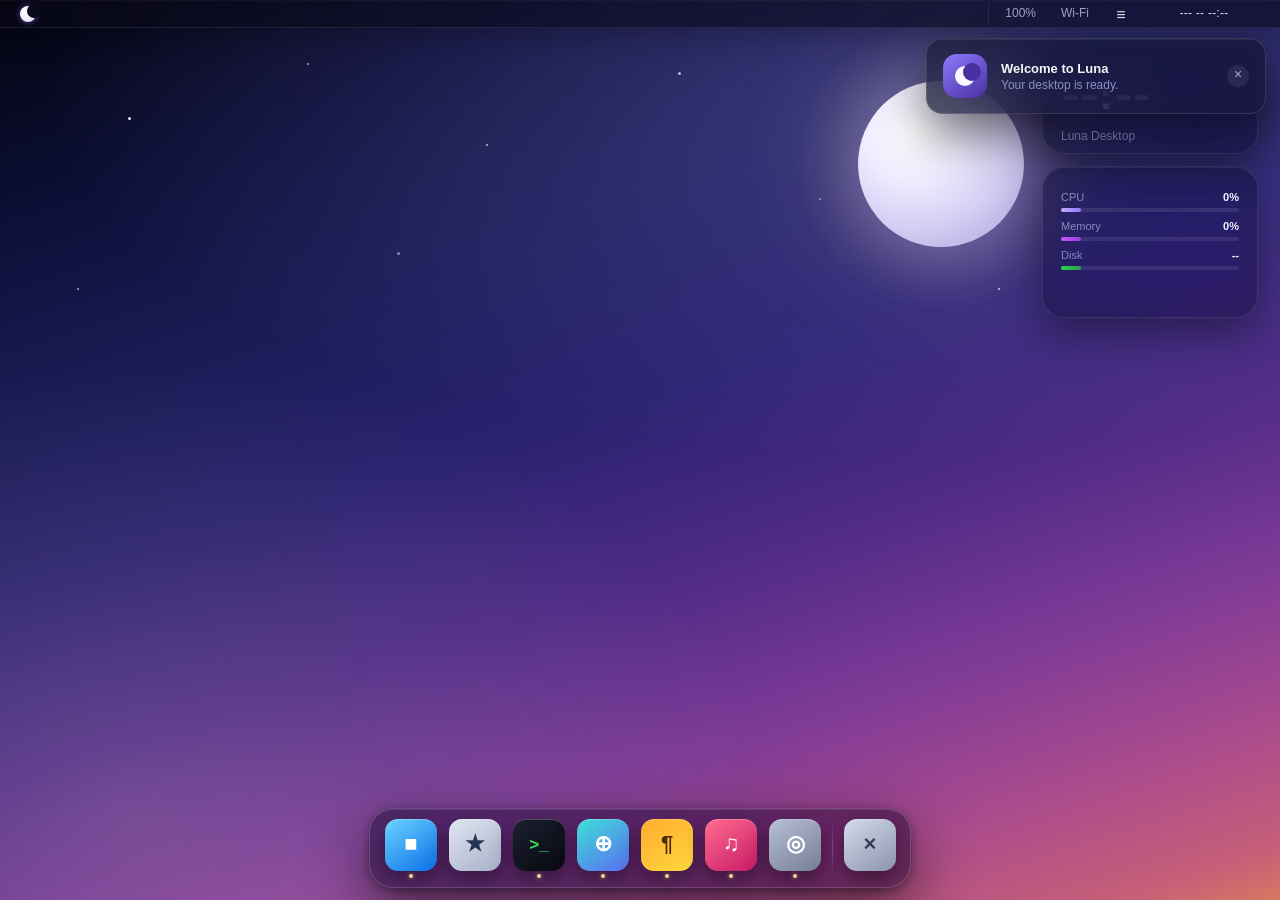
<file: ui/luna-shell.html>
<!DOCTYPE html>
<html lang="en">
<head>
  <meta charset="utf-8">
  <meta name="viewport" content="width=device-width, initial-scale=1">
  <title>Luna Desktop</title>
  <link rel="stylesheet" type="text/css" href="luna-shell.css">
</head>
<body>

<!-- ── Wallpaper: Luna night sky ── -->
<div id="wallpaper"></div>
<div id="wp_aurora1"></div>
<div id="wp_aurora2"></div>
<div id="wp_star1" class="star"></div>
<div id="wp_star2" class="star"></div>
<div id="wp_star3" class="star"></div>
<div id="wp_star4" class="star"></div>
<div id="wp_star5" class="star"></div>
<div id="wp_star6" class="star"></div>
<div id="wp_star7" class="star"></div>
<div id="wp_star8" class="star"></div>
<div id="wp_moon_halo"></div>
<div id="wp_moon"></div>

<!-- ── Menu bar ── -->
<div id="menubar">
  <div id="mb_left">
    <div id="mb_logo" class="mb_item" onclick="onLunaMenu()"><div id="logo_disc"></div><div id="logo_bite"></div></div>
  </div>
  <div id="mb_center">
    <div id="win_list">
      <div id="win_0"  class="win_item hidden" onclick="onWinClick()"><span class="win_label">App</span></div>
      <div id="win_1"  class="win_item hidden" onclick="onWinClick()"><span class="win_label">App</span></div>
      <div id="win_2"  class="win_item hidden" onclick="onWinClick()"><span class="win_label">App</span></div>
      <div id="win_3"  class="win_item hidden" onclick="onWinClick()"><span class="win_label">App</span></div>
      <div id="win_4"  class="win_item hidden" onclick="onWinClick()"><span class="win_label">App</span></div>
      <div id="win_5"  class="win_item hidden" onclick="onWinClick()"><span class="win_label">App</span></div>
      <div id="win_6"  class="win_item hidden" onclick="onWinClick()"><span class="win_label">App</span></div>
      <div id="win_7"  class="win_item hidden" onclick="onWinClick()"><span class="win_label">App</span></div>
      <div id="win_8"  class="win_item hidden" onclick="onWinClick()"><span class="win_label">App</span></div>
      <div id="win_9"  class="win_item hidden" onclick="onWinClick()"><span class="win_label">App</span></div>
      <div id="win_10" class="win_item hidden" onclick="onWinClick()"><span class="win_label">App</span></div>
      <div id="win_11" class="win_item hidden" onclick="onWinClick()"><span class="win_label">App</span></div>
    </div>
  </div>
  <div id="mb_right">
    <div id="tray_area">
      <div id="tray_0" class="tray_item hidden" onclick="onTrayClick()"><span class="tray_glyph">●</span></div>
      <div id="tray_1" class="tray_item hidden" onclick="onTrayClick()"><span class="tray_glyph">●</span></div>
      <div id="tray_2" class="tray_item hidden" onclick="onTrayClick()"><span class="tray_glyph">●</span></div>
      <div id="tray_3" class="tray_item hidden" onclick="onTrayClick()"><span class="tray_glyph">●</span></div>
      <div id="tray_4" class="tray_item hidden" onclick="onTrayClick()"><span class="tray_glyph">●</span></div>
      <div id="tray_5" class="tray_item hidden" onclick="onTrayClick()"><span class="tray_glyph">●</span></div>
      <div id="tray_6" class="tray_item hidden" onclick="onTrayClick()"><span class="tray_glyph">●</span></div>
      <div id="tray_7" class="tray_item hidden" onclick="onTrayClick()"><span class="tray_glyph">●</span></div>
    </div>
    <div id="mb_bat"  class="mb_item mb_status">100%</div>
    <div id="mb_wifi" class="mb_item mb_status" onclick="onControlCenter()">Wi-Fi</div>
    <div id="mb_cc"   class="mb_item" onclick="onControlCenter()">≡</div>
    <div id="mb_clock" class="mb_item">--- -- --:--</div>
  </div>
</div>

<!-- ── Luna menu (dropdown) ── -->
<div id="luna_menu" class="menu_panel hidden">
  <div class="menu_section_label">Luna Desktop</div>
  <div id="mi_about" class="menu_item" onclick="onAbout()">
    <div class="mi_sym" onclick="onAbout()">◐</div>
    <div class="mi_label" onclick="onAbout()">About This Luna</div>
  </div>
  <div class="menu_sep"></div>
  <div id="mi_settings" class="menu_item" onclick="onSettingsOpen()">
    <div class="mi_sym" onclick="onSettingsOpen()">◎</div>
    <div class="mi_label" onclick="onSettingsOpen()">Luna Settings…</div>
    <div class="mi_key" onclick="onSettingsOpen()">⌘ ,</div>
  </div>
  <div id="mi_launchpad" class="menu_item" onclick="onLaunchpadOpen()">
    <div class="mi_sym" onclick="onLaunchpadOpen()">★</div>
    <div class="mi_label" onclick="onLaunchpadOpen()">Launchpad</div>
    <div class="mi_key" onclick="onLaunchpadOpen()">F4</div>
  </div>
  <div class="menu_sep"></div>
  <div id="mi_restart" class="menu_item" onclick="onRestart()">
    <div class="mi_sym" onclick="onRestart()">↺</div>
    <div class="mi_label" onclick="onRestart()">Restart…</div>
  </div>
  <div id="mi_shutdown" class="menu_item" onclick="onShutdown()">
    <div class="mi_sym" onclick="onShutdown()">◯</div>
    <div class="mi_label" onclick="onShutdown()">Shut Down…</div>
  </div>
  <div class="menu_sep"></div>
  <div id="mi_logout" class="menu_item mi_destructive" onclick="onLogout()">
    <div class="mi_sym" onclick="onLogout()">→</div>
    <div class="mi_label" onclick="onLogout()">Log Out…</div>
  </div>
</div>

<!-- ── Control Center (popover) ── -->
<div id="control_center" class="menu_panel hidden">
  <div class="cc_row">
    <div class="cc_cell">
      <div id="cc_wifi" class="cc_toggle on" onclick="onCcToggle()"><div id="cc_wifi_knob" class="cc_knob"></div></div>
      <p class="cc_label">Wi-Fi</p>
    </div>
    <div class="cc_cell">
      <div id="cc_bt" class="cc_toggle on" onclick="onCcToggle()"><div id="cc_bt_knob" class="cc_knob"></div></div>
      <p class="cc_label">Bluetooth</p>
    </div>
    <div class="cc_cell">
      <div id="cc_night" class="cc_toggle" onclick="onCcToggle()"><div id="cc_night_knob" class="cc_knob"></div></div>
      <p class="cc_label">Night Light</p>
    </div>
  </div>
  <p class="cc_section">Display</p>
  <div id="bright_track" class="cc_track">
    <div id="bright_fill" class="cc_fill"></div>
    <div id="bright_thumb" class="cc_thumb" draggable="2"></div>
  </div>
  <p class="cc_section">Sound</p>
  <div id="vol_track" class="cc_track">
    <div id="vol_fill" class="cc_fill"></div>
    <div id="vol_thumb" class="cc_thumb" draggable="2"></div>
  </div>
  <p class="cc_section">System</p>
  <div class="cc_stat_row"><p class="cc_stat_label">CPU</p><div class="cc_bar"><div id="cc_cpu_fill" class="cc_bar_fill"></div></div></div>
  <div class="cc_stat_row"><p class="cc_stat_label">RAM</p><div class="cc_bar"><div id="cc_mem_fill" class="cc_bar_fill"></div></div></div>
</div>

<!-- ── Desktop widgets ── -->
<div id="widget_clock" class="widget">
  <p id="wg_time">--:--</p>
  <p id="wg_date">Luna Desktop</p>
</div>
<div id="widget_stats" class="widget">
  <div class="st_row"><p class="st_label">CPU</p><p id="st_cpu_val" class="st_val">0%</p></div>
  <div class="st_bar"><div id="st_cpu_fill" class="st_fill"></div></div>
  <div class="st_row"><p class="st_label">Memory</p><p id="st_mem_val" class="st_val">0%</p></div>
  <div class="st_bar"><div id="st_mem_fill" class="st_fill g_mem"></div></div>
  <div class="st_row"><p class="st_label">Disk</p><p id="st_disk_val" class="st_val">--</p></div>
  <div class="st_bar"><div id="st_disk_fill" class="st_fill g_disk"></div></div>
</div>

<!-- ── About This Luna ── -->
<div id="about_win" class="hidden">
  <div id="about_drag" draggable="1"></div>
  <div id="tl_close" class="tl tl_red"    onclick="onAboutClose()"></div>
  <div id="tl_min"   class="tl tl_yellow"></div>
  <div id="tl_max"   class="tl tl_green"></div>
  <div id="about_moon"></div>
  <p id="about_title">Luna Desktop</p>
  <p id="about_ver">Version 1.1 — Mare Tranquillitatis</p>
  <div id="about_sep"></div>
  <p id="about_shell"  class="about_line">Shell    luna-shell (Luna UI engine)</p>
  <p id="about_comp"   class="about_line">Display  luna-compositor (Rust Wayland)</p>
  <p id="about_kernel" class="about_line">Kernel   —</p>
  <p id="about_mem"    class="about_line">Memory   —</p>
</div>

<!-- ── Settings window ── -->
<div id="settings_win" class="modal_sheet hidden">
  <div id="settings_backdrop" class="modal_backdrop" onclick="onSettingsClose()"></div>
  <div id="settings_sheet" class="sheet_box">
    <div id="settings_drag" draggable="1"></div>
    <div id="stl_close"  class="tl tl_red"    onclick="onSettingsClose()"></div>
    <div id="stl_min"    class="tl tl_yellow"></div>
    <div id="stl_max"    class="tl tl_green"></div>
    <p id="settings_title">Luna Settings</p>

    <div id="settings_body">
      <div id="settings_sidebar">
        <div id="stab_apps" class="stab active" onclick="onSettingsTab()"><span class="stab_icon">◫</span> Apps</div>
        <div id="stab_disp" class="stab"        onclick="onSettingsTab()"><span class="stab_icon">◑</span> Display</div>
      </div>
      <div id="settings_content">
        <div id="settings_panel_apps">
          <p class="panel_heading">Launch Commands</p>
          <div class="pref_row"><p class="pref_label">Files</p><input    id="pref_files"    class="pref_input" type="text"></div>
          <div class="pref_row"><p class="pref_label">Terminal</p><input id="pref_terminal" class="pref_input" type="text"></div>
          <div class="pref_row"><p class="pref_label">Browser</p><input  id="pref_browser"  class="pref_input" type="text"></div>
          <div class="pref_row"><p class="pref_label">Editor</p><input   id="pref_editor"   class="pref_input" type="text"></div>
          <div class="pref_row"><p class="pref_label">Music</p><input    id="pref_music"    class="pref_input" type="text"></div>
          <div class="pref_row"><p class="pref_label">Settings</p><input id="pref_settings" class="pref_input" type="text"></div>
          <div class="pref_row"><p class="pref_label">GTK Demo</p><input id="pref_demo"     class="pref_input" type="text"></div>
          <div class="pref_row"><p class="pref_label">Hello GTK</p><input id="pref_hello"   class="pref_input" type="text"></div>
        </div>
        <div id="settings_panel_disp" class="hidden">
          <p class="panel_heading">Appearance</p>
          <p class="pref_section">Wallpaper Theme</p>
          <div id="wp_thumbs_row">
            <div id="wp_night"  class="wp_thumb wp_t_night  selected" onclick="onWpSelect()"></div>
            <div id="wp_ocean"  class="wp_thumb wp_t_ocean"           onclick="onWpSelect()"></div>
            <div id="wp_forest" class="wp_thumb wp_t_forest"          onclick="onWpSelect()"></div>
            <div id="wp_sunset" class="wp_thumb wp_t_sunset"          onclick="onWpSelect()"></div>
          </div>
          <div class="wp_label_row">
            <p class="wp_lbl">Night</p>
            <p class="wp_lbl">Ocean</p>
            <p class="wp_lbl">Forest</p>
            <p class="wp_lbl">Sunset</p>
          </div>
          <p class="pref_section">Hostname</p>
          <div class="pref_row_full"><input id="pref_hostname" class="pref_input_full" type="text"></div>
        </div>
      </div>
    </div>

    <div id="settings_btns">
      <div class="dlg_btn"         onclick="onSettingsClose()">Cancel</div>
      <div class="dlg_btn primary" onclick="onSettingsSave()">Save Changes</div>
    </div>
  </div>
</div>

<!-- ── Launchpad ── -->
<div id="launchpad" class="hidden" onclick="onLaunchpadClose()">
  <input id="lp_search" placeholder="Search">
  <div id="lp_grid" onclick="onLaunchpadClose()">
    <div id="lp_files"    class="lp_app" onclick="onLaunchApp()"><div class="lp_icon g_files">■</div><p class="lp_label">Files</p></div>
    <div id="lp_terminal" class="lp_app" onclick="onLaunchApp()"><div class="lp_icon g_terminal">&gt;_</div><p class="lp_label">Terminal</p></div>
    <div id="lp_browser"  class="lp_app" onclick="onLaunchApp()"><div class="lp_icon g_browser">⊕</div><p class="lp_label">Browser</p></div>
    <div id="lp_editor"   class="lp_app" onclick="onLaunchApp()"><div class="lp_icon g_editor">¶</div><p class="lp_label">Editor</p></div>
    <div id="lp_music"    class="lp_app" onclick="onLaunchApp()"><div class="lp_icon g_music">♫</div><p class="lp_label">Music</p></div>
    <div id="lp_settings" class="lp_app" onclick="onLaunchApp()"><div class="lp_icon g_settings">◎</div><p class="lp_label">Settings</p></div>
    <div id="lp_demo"     class="lp_app" onclick="onLaunchApp()"><div class="lp_icon g_demo">GTK</div><p class="lp_label">GTK Demo</p></div>
    <div id="lp_hello"    class="lp_app" onclick="onLaunchApp()"><div class="lp_icon g_hello">Hi</div><p class="lp_label">Hello GTK</p></div>
  </div>
  <p id="lp_hint">Esc or click background to close</p>
</div>

<!-- ── Notification toast ── -->
<div id="toast">
  <div id="toast_icon"><div id="toast_moon_disc"></div><div id="toast_moon_bite"></div></div>
  <div id="toast_body">
    <p id="toast_title">Welcome to Luna</p>
    <p id="toast_msg">Your desktop is ready.</p>
  </div>
  <div id="toast_close" onclick="onToastClose()">×</div>
</div>

<!-- ── Shutdown / restart confirmation ── -->
<div id="confirm_overlay" class="modal_sheet hidden">
  <div id="confirm_backdrop" class="modal_backdrop" onclick="onConfirmCancel()"></div>
  <div id="confirm_box" class="alert_box">
    <div id="confirm_icon">
      <div id="confirm_moon_disc"></div>
      <div id="confirm_moon_bite"></div>
    </div>
    <p id="confirm_title">Shut Down</p>
    <p id="confirm_msg">Are you sure you want to shut down your computer now?</p>
    <div id="confirm_btns">
      <div id="confirm_cancel" class="dlg_btn"         onclick="onConfirmCancel()">Cancel</div>
      <div id="confirm_ok"     class="dlg_btn danger"  onclick="onConfirmOk()">Shut Down</div>
    </div>
  </div>
</div>

<!-- ── Dock ── -->
<div id="dock">
  <div id="dock_files"     class="dock_item" onclick="onDockClick()"><div class="dock_icon g_files">■</div><div id="dot_files" class="dock_dot"></div></div>
  <div id="dock_launchpad" class="dock_item" onclick="onLaunchpadOpen()"><div class="dock_icon g_launchpad">★</div><div class="dock_dot spacer"></div></div>
  <div id="dock_terminal"  class="dock_item" onclick="onDockClick()"><div class="dock_icon g_terminal">&gt;_</div><div id="dot_terminal" class="dock_dot"></div></div>
  <div id="dock_browser"   class="dock_item" onclick="onDockClick()"><div class="dock_icon g_browser">⊕</div><div id="dot_browser" class="dock_dot"></div></div>
  <div id="dock_editor"    class="dock_item" onclick="onDockClick()"><div class="dock_icon g_editor">¶</div><div id="dot_editor" class="dock_dot"></div></div>
  <div id="dock_music"     class="dock_item" onclick="onDockClick()"><div class="dock_icon g_music">♫</div><div id="dot_music" class="dock_dot"></div></div>
  <div id="dock_settings"  class="dock_item" onclick="onDockClick()"><div class="dock_icon g_settings">◎</div><div id="dot_settings" class="dock_dot"></div></div>
  <div id="dock_sep" class="dock_sep"></div>
  <div id="dock_trash"     class="dock_item" onclick="onTrash()"><div class="dock_icon g_trash">×</div><div class="dock_dot spacer"></div></div>
</div>

</body>
</html>
</file>
<file: examples/demo.css>
/* Vespera GUI Engine v3.12 */

/* ── Reset & Base ── */
*, *::before, *::after { box-sizing: border-box; margin: 0; padding: 0; }
html, body {
  min-height: 100%;
  background:
    radial-gradient(ellipse at 18% 12%, rgba(99,60,180,0.55) 0%, transparent 48%),
    radial-gradient(ellipse at 82% 80%, rgba(14,90,200,0.38) 0%, transparent 46%),
    radial-gradient(ellipse at 60%  5%, rgba(168,50,220,0.22) 0%, transparent 36%),
    linear-gradient(148deg, #0c0c1e 0%, #10102a 55%, #080816 100%);
  font-family: -apple-system, BlinkMacSystemFont, "Inter", "Segoe UI", sans-serif;
  -webkit-font-smoothing: antialiased;
}
body {
  position: relative;
  min-width: 940px;
  min-height: 856px;
}
p, div, span { overflow-wrap: break-word; }
.btn_os, .nav_item, .tool_btn, .chip, .dock_icon,
.hscroll_chip, .select_option {
  white-space: nowrap;
  text-overflow: ellipsis;
  overflow: hidden;
}

/* ── Shared helpers ── */
.window { position: absolute; box-sizing: border-box; }
#main_win, #toast, #dock, #modal_overlay { position: absolute; box-sizing: border-box; }
#sidebar, #content, #title_bar { position: absolute; box-sizing: border-box; }

/* ── Window chrome ── */
.window {
  background: rgba(250,251,255,0.97);
  border-radius: 20px;
  border: 1px solid rgba(255,255,255,0.22);
  box-shadow: 0 20px 60px rgba(0,0,0,0.38), 0 4px 16px rgba(0,0,0,0.22);
}
.window.focused {
  border-color: rgba(99,102,241,0.4);
  box-shadow: 0 24px 72px rgba(0,0,0,0.45), 0 0 0 1px rgba(99,102,241,0.15), 0 4px 16px rgba(0,0,0,0.28);
}
.card { border: 1px solid rgba(0,0,0,0.07); background: rgba(255,255,255,0.99); }
.hidden { display: none !important; }
.overlay { border-radius: 0 !important; }

/* ── Main window ── */
#main_win { width: 610px; height: 710px; left: 16px; top: 68px; z-index: 10; overflow: hidden; }

/* ── Title bar ── */
#title_bar {
  position: absolute;
  background: linear-gradient(to bottom, rgba(246,246,254,0.96), rgba(250,251,255,0.92));
  width: 610px; height: 48px;
  left: 0; top: 0;
  display: flex; align-items: center;
  border-bottom: 1px solid rgba(99,102,241,0.08);
  backdrop-filter: blur(12px);
}
#title_text {
  position: absolute;
  color: #1a1a2e;
  left: 0; top: 0; width: 610px; height: 48px;
  display: flex; align-items: center; justify-content: center;
  font-weight: 600; font-size: 13px;
  letter-spacing: 0.02em;
  pointer-events: none;
}
.title_drag { position: absolute; width: 610px; height: 48px; left: 0; top: 0; cursor: move; }
.btn_os {
  position: absolute;
  width: 13px; height: 13px;
  border-radius: 50%;
  top: 18px; cursor: pointer; z-index: 20;
  transition: filter 0.12s, transform 0.12s;
}
.btn_os:hover { filter: brightness(1.18); transform: scale(1.1); }
#btn_close { background: #ff5f57; left: 16px; box-shadow: 0 1px 4px rgba(255,95,87,0.5); }
#btn_min   { background: #febc2e; left: 36px; box-shadow: 0 1px 4px rgba(254,188,46,0.5); }
#btn_max   { background: #28c840; left: 56px; box-shadow: 0 1px 4px rgba(40,200,64,0.5); }

/* ── Sidebar ── */
#sidebar {
  position: absolute;
  background: linear-gradient(178deg, #16162a 0%, #1d1d38 50%, #1a1a32 100%);
  width: 180px; height: 662px;
  left: 0; top: 48px;
  border-right: 1px solid rgba(99,102,241,0.1);
  overflow: hidden;
}
#sidebar::after {
  content: '';
  position: absolute;
  left: 0; top: 0;
  width: 2px; height: 100%;
  background: linear-gradient(to bottom, transparent 0%, rgba(99,102,241,0.6) 30%, rgba(168,85,247,0.4) 70%, transparent 100%);
}

/* Avatar */
#sidebar_avatar {
  position: absolute;
  background: linear-gradient(135deg, #6366f1 0%, #a855f7 60%, #ec4899 100%);
  border-radius: 50%;
  width: 52px; height: 52px;
  left: 64px; top: 24px;
  box-shadow: 0 6px 20px rgba(99,102,241,0.5), 0 0 0 3px rgba(99,102,241,0.2);
}
#sidebar_username {
  position: absolute;
  color: #f0f0f8;
  left: 0; top: 86px; width: 180px; height: 20px;
  text-align: center;
  font-weight: 700; font-size: 13px; letter-spacing: 0.01em;
}
#sidebar_role {
  position: absolute;
  color: rgba(160,160,210,0.6);
  left: 0; top: 107px; width: 180px; height: 16px;
  text-align: center;
  font-size: 9px; letter-spacing: 0.08em; text-transform: uppercase;
}

/* Nav */
.nav_item {
  position: absolute;
  color: rgba(180,180,220,0.6);
  width: 152px; height: 36px;
  border-radius: 10px;
  left: 14px;
  padding: 0 12px;
  display: flex; align-items: center;
  cursor: pointer;
  font-size: 13px; font-weight: 500;
  transition: background 0.15s, color 0.15s;
  letter-spacing: 0.01em;
}
.nav_item:hover { background: rgba(255,255,255,0.07); color: #e0e0f4; }
.nav_item.active {
  background: linear-gradient(to right, rgba(99,102,241,0.22), rgba(99,102,241,0.08));
  color: #c7d2fe;
  font-weight: 600;
  border-left: 2px solid #6366f1;
  padding-left: 10px;
}
#nav_1 { top: 138px; } #nav_2 { top: 180px; } #nav_3 { top: 222px; } #nav_4 { top: 264px; }

.nav_dot {
  position: absolute;
  width: 6px; height: 6px;
  border-radius: 50%;
  right: 10px; top: 15px;
}
#nav_dot_1 { background: #22c55e; box-shadow: 0 0 6px rgba(34,197,94,0.8); }
#nav_dot_2 { background: #f59e0b; box-shadow: 0 0 6px rgba(245,158,11,0.7); }

/* Sidebar VPN block */
#sidebar_vpn_block {
  position: absolute;
  left: 14px; top: 318px;
  width: 152px; height: 28px;
  border-radius: 8px;
  background: rgba(34,197,94,0.1);
  border: 1px solid rgba(34,197,94,0.2);
  display: flex; align-items: center;
  gap: 8px; padding: 0 10px;
}
#sidebar_vpn_dot {
  width: 7px; height: 7px; border-radius: 50%;
  background: #22c55e;
  box-shadow: 0 0 8px rgba(34,197,94,0.9);
  flex-shrink: 0;
  animation: dot-pulse 2.4s ease-in-out infinite;
}
#sidebar_vpn_label {
  color: rgba(134,239,172,0.85);
  font-size: 10px; font-weight: 600; letter-spacing: 0.03em;
}

/* Sidebar stats */
#sidebar_stats_block {
  position: absolute;
  left: 14px; top: 356px;
  width: 152px;
  border-radius: 10px;
  background: rgba(255,255,255,0.04);
  border: 1px solid rgba(255,255,255,0.06);
  overflow: hidden;
}
.sidebar_stat_row {
  display: flex; align-items: center; justify-content: space-between;
  padding: 7px 10px;
  border-bottom: 1px solid rgba(255,255,255,0.04);
}
.sidebar_stat_row:last-child { border-bottom: none; }
.ss_key {
  color: rgba(150,150,200,0.5);
  font-size: 8px; font-weight: 700; letter-spacing: 0.07em; text-transform: uppercase;
}
.ss_val {
  color: rgba(210,210,255,0.82);
  font-size: 11px; font-weight: 600;
}

#sidebar_version {
  position: absolute;
  color: rgba(120,120,170,0.35);
  left: 0; top: 644px; width: 180px; height: 16px;
  text-align: center;
  font-size: 8px; letter-spacing: 0.06em;
}

/* ── Content panel ── */
#content {
  position: absolute;
  background: transparent;
  width: 430px; height: 662px;
  left: 180px; top: 48px;
  overflow: hidden;
}

#section_title {
  position: absolute;
  color: #18182e;
  left: 28px; top: 20px; width: 374px; height: 28px;
  font-size: 20px; font-weight: 800; letter-spacing: -0.03em;
}
#desc {
  position: absolute;
  color: #7a7a96;
  width: 374px; height: 34px;
  left: 28px; top: 52px;
  font-size: 12px; line-height: 1.6; letter-spacing: 0.01em;
}
#sep1 {
  position: absolute;
  background: linear-gradient(to right, rgba(99,102,241,0.2), rgba(0,0,0,0.04));
  height: 1px; width: 374px;
  left: 28px; top: 92px;
}

/* Toolbar */
#toolbar {
  position: absolute;
  display: flex; flex-direction: row; align-items: center; gap: 8px;
  width: 374px; height: 40px;
  left: 28px; top: 106px;
}
.tool_btn {
  background: linear-gradient(to bottom, #f4f4fc, #ededf8);
  color: #3a3a54;
  height: 36px;
  border-radius: 10px;
  border: 1px solid rgba(0,0,0,0.06);
  display: flex; align-items: center; justify-content: center;
  font-size: 12px; font-weight: 600;
  cursor: pointer;
  transition: all 0.14s;
  flex: 1 1 auto;
  letter-spacing: 0.02em;
  box-shadow: 0 1px 3px rgba(0,0,0,0.06);
}
.tool_btn:hover { background: linear-gradient(to bottom, #eaeaf6, #e2e2f0); color: #1a1a2e; box-shadow: 0 3px 8px rgba(0,0,0,0.1); transform: translateY(-1px); }
.tool_btn:active { transform: translateY(0); box-shadow: 0 1px 2px rgba(0,0,0,0.06); }
.tool_btn.active {
  background: linear-gradient(135deg, #6366f1, #818cf8);
  color: #fff; border-color: transparent;
  box-shadow: 0 4px 14px rgba(99,102,241,0.35);
}
#tool_export { flex: 2 1 auto; }

/* Apply button */
#apply_btn {
  position: absolute;
  background: linear-gradient(135deg, #5b5ef0, #8b5cf6, #b347d8);
  color: #fff;
  width: 164px; height: 38px;
  border-radius: 12px;
  left: 28px; top: 154px;
  display: flex; align-items: center; justify-content: center;
  font-weight: 700; font-size: 13px;
  cursor: pointer;
  letter-spacing: 0.02em;
  transition: all 0.15s;
  box-shadow: 0 6px 18px rgba(99,102,241,0.4), 0 2px 6px rgba(0,0,0,0.12);
}
#apply_btn:hover {
  background: linear-gradient(135deg, #6d70f8, #9d6ef7, #c258e8);
  box-shadow: 0 8px 24px rgba(99,102,241,0.52), 0 2px 8px rgba(0,0,0,0.14);
  transform: translateY(-1px);
}
#apply_btn:active { transform: translateY(0); box-shadow: 0 3px 10px rgba(99,102,241,0.3); }

/* Chip row */
#chip_row {
  position: absolute;
  display: flex; flex-wrap: wrap; gap: 6px; align-items: center;
  width: 374px; min-height: 52px;
  left: 28px; top: 200px;
}
.chip {
  background: rgba(99,102,241,0.06);
  color: #52527a;
  border: 1px solid rgba(99,102,241,0.14);
  height: 26px; padding: 0 13px;
  border-radius: 13px;
  display: flex; align-items: center; justify-content: center;
  font-size: 10px; font-weight: 600;
  transition: all 0.13s; letter-spacing: 0.03em;
}
.chip:hover { background: rgba(99,102,241,0.12); color: #3a3a60; border-color: rgba(99,102,241,0.28); }
.chip.accent {
  background: linear-gradient(135deg, #6366f1, #8b5cf6);
  color: #fff; border-color: transparent;
  box-shadow: 0 3px 10px rgba(99,102,241,0.35);
}
#chip_wide { padding: 0 18px; }

/* Toggle */
#toggle_row_label {
  position: absolute;
  color: #38385a;
  left: 28px; top: 264px; width: 220px; height: 28px;
  display: flex; align-items: center;
  font-size: 13px; font-weight: 500;
}
.toggle {
  position: absolute;
  width: 46px; height: 26px;
  border-radius: 13px;
  background: #dddde8;
  left: 356px; top: 265px;
  cursor: pointer;
  transition: background 0.22s;
  box-shadow: inset 0 1px 3px rgba(0,0,0,0.1);
}
.toggle.on { background: linear-gradient(to right, #6366f1, #818cf8); }
.toggle_knob {
  position: absolute;
  width: 20px; height: 20px;
  border-radius: 50%; background: #fff;
  box-shadow: 0 2px 6px rgba(0,0,0,0.22);
  left: 3px; top: 3px;
  transition: left 0.22s cubic-bezier(.4,0,.2,1);
}
.toggle.on .toggle_knob { left: 23px; }

/* Checkbox */
.checkbox {
  position: absolute;
  width: 18px; height: 18px;
  border-radius: 5px; background: #fff;
  border: 2px solid #c8c8dc;
  left: 28px; top: 308px;
  cursor: pointer;
  transition: all 0.15s;
  box-shadow: 0 1px 3px rgba(0,0,0,0.06);
}
.checkbox.checked { background: #6366f1; border-color: #4f46e5; box-shadow: 0 2px 8px rgba(99,102,241,0.35); }
#chk_label {
  position: absolute;
  color: #38385a;
  left: 56px; top: 306px; width: 300px; height: 22px;
  display: flex; align-items: center;
  font-size: 13px;
}

/* Theme selector */
#theme_label {
  position: absolute; color: #38385a;
  left: 28px; top: 344px; width: 80px; height: 32px;
  display: flex; align-items: center;
  font-size: 13px; font-weight: 500;
}
#theme_combo { position: absolute; left: 120px; top: 340px; width: 160px; height: 32px; }
#theme_select_box {
  position: absolute;
  background: #fff; color: #2a2a3e;
  border: 1.5px solid #d4d4e4;
  border-radius: 10px;
  left: 0; top: 0; width: 160px; height: 32px;
  padding: 0 10px;
  display: flex; align-items: center;
  cursor: pointer; font-size: 12px; font-weight: 500;
  transition: border-color 0.12s;
  box-shadow: 0 1px 3px rgba(0,0,0,0.05);
}
#theme_select_box:hover { border-color: #6366f1; }
#select_panel {
  position: absolute; background: #fff;
  border-radius: 12px; border: 1px solid #e2e2f0;
  left: 0; top: 36px; width: 160px; height: 94px;
  box-shadow: 0 12px 36px rgba(0,0,0,0.14); z-index: 200; overflow: hidden;
}
.select_option {
  position: absolute; background: transparent; color: #2a2a3e;
  width: 160px; height: 30px; left: 0; padding: 0 12px;
  display: flex; align-items: center;
  cursor: pointer; font-size: 12px; transition: background 0.1s;
}
.select_option:hover { background: rgba(99,102,241,0.08); color: #5558ee; }
#opt_blue { top: 2px; } #opt_graphite { top: 32px; } #opt_green { top: 62px; }

/* Slider */
#slider_label {
  position: absolute; color: #8080a0;
  left: 28px; top: 386px; width: 300px; height: 20px;
  display: flex; align-items: center; font-size: 12px;
}
#slider_track {
  position: absolute;
  background: rgba(0,0,0,0.07);
  border-radius: 5px; width: 374px; height: 6px;
  left: 28px; top: 410px;
}
#slider_fill {
  background: linear-gradient(90deg, #6366f1, #a855f7, #ec4899);
  border-radius: 5px; width: 262px; height: 6px;
  position: absolute; left: 0; top: 0;
  box-shadow: 0 0 8px rgba(99,102,241,0.4);
}
#slider_thumb {
  position: absolute; background: #fff;
  border-radius: 50%; width: 18px; height: 18px;
  border: 2px solid #6366f1; left: 253px; top: -6px;
  box-shadow: 0 2px 8px rgba(99,102,241,0.4);
  cursor: pointer; transition: transform 0.1s;
}
#slider_thumb:hover { transform: scale(1.18); }

/* Horizontal scroll */
#hscroll_panel {
  position: absolute;
  background: rgba(0,0,0,0.04);
  border: 1px solid rgba(0,0,0,0.05);
  border-radius: 10px; width: 374px; height: 34px;
  left: 28px; top: 430px;
  padding: 5px;
  overflow-x: auto; overflow-y: hidden;
  scrollbar-width: thin;
  scrollbar-color: rgba(99,102,241,0.4) transparent;
}
#hscroll_inner {
  position: relative; display: flex; flex-direction: row; gap: 5px;
  width: max-content; height: 24px; align-items: center;
}
.hscroll_chip {
  position: relative;
  background: linear-gradient(135deg, rgba(99,102,241,0.85), rgba(139,92,246,0.85));
  color: #fff; width: 70px; height: 24px;
  border-radius: 7px;
  display: flex; align-items: center; justify-content: center;
  font-size: 10px; font-weight: 700; flex-shrink: 0;
  box-shadow: 0 2px 6px rgba(99,102,241,0.25);
}
#hs_pin {
  position: sticky; left: 0;
  background: linear-gradient(135deg, #ec4899, #db2777);
  width: 50px; z-index: 2;
  box-shadow: 0 2px 6px rgba(236,72,153,0.35);
}

/* Progress (bar only, no label) */
#progress_track {
  position: absolute; background: rgba(0,0,0,0.07);
  border-radius: 4px; width: 374px; height: 5px;
  left: 28px; top: 476px;
}
#progress_fill {
  background: linear-gradient(90deg, #22d3ee, #6366f1, #a855f7);
  border-radius: 4px; width: 0; height: 5px;
  position: absolute; left: 0; top: 0;
  box-shadow: 0 0 8px rgba(99,102,241,0.45);
  animation: progress-anim 2.5s ease-in-out infinite alternate;
}
@keyframes progress-anim { to { width: 260px; } }

/* Activity panel */
#activity_panel {
  position: absolute;
  background: linear-gradient(to bottom, #f7f7fd, #f4f4fb);
  border-radius: 12px;
  border: 1px solid rgba(99,102,241,0.1);
  width: 374px; height: 106px;
  left: 28px; top: 492px;
  overflow-y: auto; overflow-x: hidden;
  scrollbar-width: thin;
  scrollbar-color: rgba(99,102,241,0.35) transparent;
  box-shadow: inset 0 1px 3px rgba(0,0,0,0.04);
}
.activity_sticky {
  position: sticky; top: 0;
  background: linear-gradient(to right, rgba(247,247,253,0.98), rgba(244,244,251,0.96));
  color: rgba(80,80,120,0.7);
  width: 100%; padding: 5px 12px;
  font-size: 9px; font-weight: 800;
  letter-spacing: 0.06em; text-transform: uppercase;
  z-index: 1;
  border-bottom: 1px solid rgba(99,102,241,0.08);
  backdrop-filter: blur(4px);
}
.activity_sticky_bottom {
  position: sticky; bottom: 0;
  background: linear-gradient(135deg, #6366f1, #8b5cf6);
  color: #fff; width: 100%; padding: 5px 12px;
  font-size: 9px; font-weight: 700;
  text-align: center;
  border-top: 1px solid rgba(99,102,241,0.2);
}
.activity_line {
  display: flex; align-items: center;
  color: #60607a; width: 100%; padding: 5px 12px;
  font-size: 11px; border-bottom: 1px solid rgba(99,102,241,0.05);
}
.activity_line::before {
  content: '';
  display: inline-block;
  width: 4px; height: 4px; border-radius: 50%;
  background: #8b8bcc; margin-right: 8px; flex-shrink: 0;
}

/* ── Notification pill ── */
#notif_pill {
  position: absolute;
  left: 302px; top: 14px;
  width: 280px; height: 36px;
  border-radius: 18px;
  background: rgba(16,16,32,0.9);
  border: 1px solid rgba(99,102,241,0.38);
  box-shadow: 0 4px 20px rgba(0,0,0,0.42), 0 0 24px rgba(99,102,241,0.12);
  z-index: 50; display: flex; align-items: center;
}
#notif_dot {
  position: absolute; left: 14px; top: 14px;
  width: 8px; height: 8px; border-radius: 50%;
  background: #22d3ee;
  box-shadow: 0 0 8px rgba(34,211,238,0.8);
  animation: dot-pulse 2s ease-in-out infinite;
}
#notif_text {
  position: absolute; color: rgba(215,215,255,0.88);
  left: 32px; top: 0; width: 214px; height: 36px;
  display: flex; align-items: center;
  font-size: 11px; font-weight: 600; letter-spacing: 0.01em;
}
#notif_close {
  position: absolute; right: 12px; top: 12px;
  width: 12px; height: 12px; border-radius: 50%;
  background: rgba(255,255,255,0.12);
  cursor: pointer; font-size: 8px; color: rgba(255,255,255,0.45);
  display: flex; align-items: center; justify-content: center; font-weight: 700;
}
#notif_close:hover { background: rgba(255,70,70,0.5); color: #fff; }

/* ── Toast ── */
#toast {
  width: 256px; height: 80px;
  left: 640px; top: 26px; z-index: 20;
}
#toast_bar { position: absolute; width: 256px; height: 80px; left: 0; top: 0; }
#toast_drag { position: absolute; width: 190px; height: 80px; left: 0; top: 0; cursor: move; }
#toast_icon {
  position: absolute;
  background: linear-gradient(135deg, #6366f1, #a855f7);
  border-radius: 12px; width: 34px; height: 34px;
  left: 16px; top: 22px;
  box-shadow: 0 4px 12px rgba(99,102,241,0.4);
}
#toast_title {
  position: absolute; color: #1a1a2e;
  left: 60px; top: 16px; width: 180px; height: 20px;
  font-weight: 700; font-size: 13px;
  display: flex; align-items: center;
}
#toast_msg {
  position: absolute; color: #7a7a96;
  left: 60px; top: 36px; width: 180px; height: 30px;
  font-size: 11px; line-height: 1.4;
  display: flex; align-items: center;
}
#toast_close {
  position: absolute; background: #ff5f57;
  border-radius: 50%; width: 12px; height: 12px;
  left: 16px; top: 10px;
  cursor: pointer; z-index: 25; transition: filter 0.1s;
}
#toast_close:hover { filter: brightness(1.2); }

/* ── Quick-Stats glass card ── */
#quick_stats {
  position: absolute;
  left: 640px; top: 118px;
  width: 256px; height: 205px;
  border-radius: 22px;
  background: linear-gradient(148deg, rgba(255,255,255,0.11) 0%, rgba(255,255,255,0.04) 100%);
  border: 1px solid rgba(255,255,255,0.18);
  box-shadow: 0 12px 40px rgba(0,0,0,0.4), inset 0 1px 0 rgba(255,255,255,0.12);
  z-index: 12;
  backdrop-filter: blur(16px);
}
#qs_title {
  position: absolute; color: rgba(255,255,255,0.88);
  left: 0; top: 14px; width: 256px; height: 18px;
  text-align: center;
  font-size: 10px; font-weight: 800; letter-spacing: 0.1em;
}
.qs_row {
  position: absolute; width: 216px; height: 38px; left: 20px;
  border-radius: 12px;
  background: rgba(255,255,255,0.08);
  border: 1px solid rgba(255,255,255,0.1);
}
#qs_row1 { top: 40px; } #qs_row2 { top: 86px; } #qs_row3 { top: 132px; }
.qs_label {
  position: absolute; color: rgba(190,190,240,0.65);
  left: 10px; top: 4px; width: 80px; height: 14px;
  font-size: 8px; font-weight: 700; letter-spacing: 0.06em;
}
.qs_val {
  position: absolute; color: #fff;
  left: 10px; top: 18px; width: 120px; height: 16px;
  font-size: 12px; font-weight: 700;
}
.qs_dot {
  position: absolute; width: 8px; height: 8px;
  border-radius: 50%; right: 10px; top: 15px;
}
#qs_dot1 { background: #22d3ee; box-shadow: 0 0 8px rgba(34,211,238,0.8); }
#qs_dot2 { background: #a78bfa; box-shadow: 0 0 8px rgba(167,139,250,0.8); }
#qs_dot3 { background: #34d399; box-shadow: 0 0 8px rgba(52,211,153,0.8); }
#qs_bar {
  position: absolute; left: 20px; top: 183px;
  width: 216px; height: 4px;
  border-radius: 2px; background: rgba(255,255,255,0.1);
}
#qs_bar_fill {
  position: absolute; left: 0; top: 0;
  width: 131px; height: 4px; border-radius: 2px;
  background: linear-gradient(90deg, #6366f1, #a855f7);
  box-shadow: 0 0 6px rgba(99,102,241,0.5);
}
#qs_footer {
  position: absolute; color: rgba(170,170,220,0.6);
  left: 0; top: 196px; width: 256px; height: 16px;
  text-align: center;
  font-size: 9px; font-weight: 600; letter-spacing: 0.05em;
}

/* ── Connection Status Card ── */
#status_card {
  position: absolute;
  left: 640px; top: 335px;
  width: 256px; height: 155px;
  border-radius: 20px;
  background: linear-gradient(148deg, rgba(5,180,100,0.12) 0%, rgba(5,60,46,0.1) 100%);
  border: 1px solid rgba(52,211,153,0.22);
  box-shadow: 0 12px 36px rgba(0,0,0,0.45), 0 0 28px rgba(52,211,153,0.06), inset 0 1px 0 rgba(52,211,153,0.1);
  z-index: 12; backdrop-filter: blur(12px);
}
#sc_title {
  position: absolute; color: rgba(255,255,255,0.35);
  left: 0; top: 13px; width: 256px; height: 14px;
  text-align: center; font-size: 8px; font-weight: 800; letter-spacing: 0.1em;
}
#sc_dot {
  position: absolute; left: 114px; top: 32px;
  width: 28px; height: 28px; border-radius: 50%;
  background: radial-gradient(circle at 35% 35%, #4ade80, #16a34a);
  box-shadow: 0 0 12px rgba(74,222,128,0.7), 0 0 28px rgba(52,211,153,0.3);
  animation: sc-pulse 2.2s ease-in-out infinite;
}
#sc_status {
  position: absolute; color: #4ade80;
  left: 0; top: 68px; width: 256px; height: 16px;
  text-align: center; font-size: 10px; font-weight: 700; letter-spacing: 0.04em;
}
.sc_row {
  position: absolute; width: 216px; left: 20px; height: 28px;
  border-radius: 8px;
  background: rgba(255,255,255,0.05);
  border: 1px solid rgba(52,211,153,0.1);
}
#sc_r1 { top: 90px; } #sc_r2 { top: 122px; }
.sc_rlabel {
  position: absolute; color: rgba(150,200,170,0.5);
  left: 8px; top: 4px; width: 80px; height: 10px;
  font-size: 7px; font-weight: 700; letter-spacing: 0.06em;
}
.sc_rval {
  position: absolute; color: rgba(200,240,220,0.85);
  left: 8px; top: 13px; width: 120px; height: 12px;
  font-size: 10px; font-weight: 600;
}

/* ── AI Assistant card ── */
#ai_card {
  position: absolute;
  left: 640px; top: 502px;
  width: 256px; height: 130px;
  border-radius: 20px;
  background: linear-gradient(148deg, rgba(99,102,241,0.16) 0%, rgba(168,85,247,0.08) 100%);
  border: 1px solid rgba(99,102,241,0.28);
  box-shadow: 0 10px 32px rgba(99,102,241,0.22), 0 0 40px rgba(99,102,241,0.06), inset 0 1px 0 rgba(167,139,250,0.2);
  z-index: 12; backdrop-filter: blur(12px);
}
#ai_title {
  position: absolute; color: rgba(199,210,254,0.85);
  left: 0; top: 14px; width: 256px; height: 16px;
  text-align: center; font-size: 9px; font-weight: 800; letter-spacing: 0.1em;
}
#ai_orb {
  position: absolute; left: 104px; top: 30px;
  width: 48px; height: 48px; border-radius: 50%;
  background: radial-gradient(circle at 35% 30%, #c4b5fd, #6366f1 55%, #4338ca);
  box-shadow: 0 0 20px rgba(99,102,241,0.6), 0 0 50px rgba(99,102,241,0.25);
  border: 1.5px solid rgba(167,139,250,0.45);
  animation: orb-pulse 2.8s ease-in-out infinite;
}
#ai_status {
  position: absolute; color: rgba(167,139,250,0.88);
  left: 0; top: 88px; width: 256px; height: 14px;
  text-align: center; font-size: 9px; font-weight: 600; letter-spacing: 0.04em;
}
#ai_hint {
  position: absolute; color: rgba(170,170,228,0.48);
  left: 10px; top: 106px; width: 236px; height: 18px;
  text-align: center; font-size: 9px; letter-spacing: 0.02em;
}

/* ── Transfer card (horizontal layout) ── */
#transfer_card {
  position: absolute;
  left: 640px; top: 644px;
  width: 256px; height: 100px;
  border-radius: 18px;
  background: linear-gradient(148deg, rgba(14,165,233,0.13) 0%, rgba(6,182,212,0.06) 100%);
  border: 1px solid rgba(14,165,233,0.22);
  box-shadow: 0 10px 30px rgba(0,0,0,0.38), inset 0 1px 0 rgba(14,165,233,0.15);
  z-index: 12; backdrop-filter: blur(10px);
}
#tc_icon {
  position: absolute;
  left: 16px; top: 22px;
  width: 36px; height: 36px;
  border-radius: 11px;
  background: linear-gradient(135deg, #0ea5e9, #06b6d4);
  box-shadow: 0 4px 14px rgba(14,165,233,0.5);
}
#tc_title {
  position: absolute; color: rgba(147,210,250,0.7);
  left: 62px; top: 18px; width: 178px; height: 14px;
  text-align: left;
  font-size: 8px; font-weight: 700; letter-spacing: 0.09em;
}
#tc_val {
  position: absolute; color: #7dd3fc;
  left: 62px; top: 34px;
  width: 178px; height: 20px;
  text-align: left;
  font-size: 14px; font-weight: 800; letter-spacing: 0.01em;
}
#tc_bar_bg {
  position: absolute; left: 16px; top: 76px;
  width: 224px; height: 5px;
  border-radius: 3px; background: rgba(255,255,255,0.08);
}
#tc_bar_fill {
  position: absolute; left: 0; top: 0;
  width: 152px; height: 5px; border-radius: 3px;
  background: linear-gradient(90deg, #0ea5e9, #22d3ee);
  box-shadow: 0 0 8px rgba(14,165,233,0.5);
}

/* ── Dock ── */
#dock {
  background: rgba(246,247,252,0.82);
  backdrop-filter: blur(28px);
  -webkit-backdrop-filter: blur(28px);
  border-radius: 24px;
  border: 1px solid rgba(255,255,255,0.55);
  width: 280px; height: 66px;
  left: 175px; top: 782px;
  box-shadow: 0 12px 40px rgba(0,0,0,0.32), 0 2px 8px rgba(0,0,0,0.12);
  z-index: 30;
  display: flex; align-items: center; justify-content: center;
}
.dock_icon {
  position: absolute; width: 44px; height: 44px; top: 11px;
  border-radius: 14px; cursor: pointer;
  display: flex; align-items: center; justify-content: center;
  font-weight: 800; color: #fff; font-size: 15px;
  transition: transform 0.14s cubic-bezier(.34,1.56,.64,1), box-shadow 0.14s;
}
.dock_icon:hover { transform: scale(1.2) translateY(-7px); }
#dock_icon_info   { background: linear-gradient(135deg, #34d399, #059669); left: 12px; box-shadow: 0 4px 12px rgba(52,211,153,0.4); }
#dock_icon_theme  { background: linear-gradient(135deg, #fbbf24, #f59e0b); left: 68px; box-shadow: 0 4px 12px rgba(251,191,36,0.4); }
#dock_icon_notify { background: linear-gradient(135deg, #60a5fa, #6366f1); left: 124px; box-shadow: 0 4px 12px rgba(96,165,250,0.4); }
#dock_icon_toast  { background: linear-gradient(135deg, #f87171, #ef4444); left: 180px; box-shadow: 0 4px 12px rgba(248,113,113,0.4); }
.dock_label {
  position: absolute; color: rgba(255,255,255,0.72);
  width: 44px; height: 12px; left: 0; top: 48px;
  text-align: center; font-size: 7px; font-weight: 700; letter-spacing: 0.04em;
}

/* ── FAB ── */
#fab {
  position: absolute; right: 28px; bottom: 28px;
  width: 50px; height: 50px; border-radius: 50%;
  background: linear-gradient(135deg, #22d3ee, #6366f1, #a855f7);
  box-shadow: 0 8px 24px rgba(99,102,241,0.45), 0 3px 8px rgba(0,0,0,0.22);
  z-index: 40; display: flex; align-items: center; justify-content: center;
  cursor: pointer; font-size: 20px;
  transition: transform 0.14s cubic-bezier(.34,1.56,.64,1), box-shadow 0.14s;
}
#fab:hover {
  transform: scale(1.12) translateY(-2px);
  box-shadow: 0 14px 32px rgba(99,102,241,0.55), 0 4px 12px rgba(0,0,0,0.28);
}
#fab:active { transform: scale(0.95); }

/* ── Modal ── */
#modal_overlay {
  background: rgba(8,8,20,0.65);
  backdrop-filter: blur(6px);
  width: 100%; height: 100%;
  left: 0; top: 0; border-radius: 0; z-index: 100;
}
#modal_dialog {
  width: 400px; height: 248px;
  left: 280px; top: 256px; z-index: 110;
  background: #fff;
}
#modal_icon {
  position: absolute;
  background: linear-gradient(135deg, #6366f1, #a855f7);
  border-radius: 22px; width: 50px; height: 50px;
  left: 175px; top: 26px;
  box-shadow: 0 8px 24px rgba(99,102,241,0.38);
}
#modal_title {
  position: absolute; color: #18182e;
  width: 400px; height: 24px; left: 0; top: 88px;
  text-align: center; font-weight: 800; font-size: 17px; letter-spacing: -0.01em;
}
#modal_msg {
  position: absolute; color: #5c5c7a;
  width: 340px; height: 44px; left: 30px; top: 116px;
  text-align: center; font-size: 13px; line-height: 1.55;
}
#modal_cancel {
  position: absolute;
  background: linear-gradient(to bottom, #f5f5fc, #eeeef8);
  color: #3a3a54; width: 148px; height: 42px;
  border-radius: 12px; left: 24px; top: 182px;
  display: flex; align-items: center; justify-content: center;
  cursor: pointer; border: 1px solid rgba(0,0,0,0.07);
  font-size: 14px; font-weight: 500; transition: background 0.12s;
}
#modal_cancel:hover { background: linear-gradient(to bottom, #ebebf6, #e4e4f0); }
#modal_confirm {
  position: absolute;
  background: linear-gradient(135deg, #5b5ef0, #7c3aed);
  color: #fff; width: 148px; height: 42px;
  border-radius: 12px; right: 24px; top: 182px;
  display: flex; align-items: center; justify-content: center;
  font-weight: 700; font-size: 14px; cursor: pointer;
  box-shadow: 0 6px 18px rgba(99,102,241,0.4); transition: all 0.14s;
}
#modal_confirm:hover { background: linear-gradient(135deg, #6d70f8, #8b46f5); box-shadow: 0 8px 22px rgba(99,102,241,0.52); }
#modal_confirm:active { box-shadow: 0 0 22px rgba(99,102,241,0.65); }

/* ── Keyframes ── */
@keyframes progress-anim { to { width: 260px; } }
@keyframes orb-pulse {
  0%,100% { box-shadow: 0 0 20px rgba(99,102,241,0.6),  0 0 50px rgba(99,102,241,0.25); }
  50%      { box-shadow: 0 0 32px rgba(99,102,241,0.88), 0 0 70px rgba(99,102,241,0.38); }
}
@keyframes sc-pulse {
  0%,100% { box-shadow: 0 0 12px rgba(74,222,128,0.7),  0 0 28px rgba(52,211,153,0.28); }
  50%      { box-shadow: 0 0 20px rgba(74,222,128,0.95), 0 0 44px rgba(52,211,153,0.45); }
}
@keyframes dot-pulse {
  0%,100% { opacity: 1; }
  50%      { opacity: 0.45; }
}
</file>
<file: examples/luna-ui.css>
/* ═══════════════════════════════════════════
   Vespera GUI Engine — Aurora Noir v4
   1024 × 700  — CSS-first rendering
═══════════════════════════════════════════ */

:root {
  --bg:         #05050e;
  --surface:    rgba(255,255,255,0.04);
  --surface-hi: rgba(255,255,255,0.08);
  --surface-2:  rgba(255,255,255,0.06);
  --border:     rgba(255,255,255,0.07);
  --border-hi:  rgba(255,255,255,0.14);
  --border-glow:rgba(99,102,241,0.28);
  --indigo:     #6366f1;
  --violet:     #a855f7;
  --cyan:       #22d3ee;
  --emerald:    #34d399;
  --amber:      #fbbf24;
  --pink:       #ec4899;
  --rose:       #f43f5e;
  --sky:        #38bdf8;
  --text-1:     rgba(255,255,255,0.93);
  --text-2:     rgba(255,255,255,0.55);
  --text-3:     rgba(255,255,255,0.28);
  --text-4:     rgba(255,255,255,0.14);
  --r-xl: 22px; --r-lg: 16px; --r-md: 10px; --r-sm: 7px; --r-xs: 5px;
  --font:   'Inter', -apple-system, sans-serif;
  --font-d: 'Space Grotesk', 'Inter', sans-serif;
  --font-m: 'JetBrains Mono', 'Fira Code', monospace;
  --blur:   blur(28px) saturate(1.5);
}

*, *::before, *::after { box-sizing: border-box; margin: 0; padding: 0; }
html, body {
  width: 100%; height: 100%;
  background: var(--bg);
  font-family: var(--font);
  -webkit-font-smoothing: antialiased;
  overflow: hidden;
}
body { min-width: 1024px; min-height: 700px; position: relative; }

/* ── Aurora ambient background ── */
body::before {
  content: '';
  position: fixed; inset: 0; pointer-events: none; z-index: 0;
  background:
    radial-gradient(ellipse 600px 380px at 15% 12%, rgba(99,102,241,.15) 0%, transparent 65%),
    radial-gradient(ellipse 450px 320px at 86% 80%, rgba(34,211,238,.10) 0%, transparent 65%),
    radial-gradient(ellipse 380px 280px at 64% 36%, rgba(168,85,247,.08) 0%, transparent 65%),
    radial-gradient(ellipse 280px 200px at 42% 85%, rgba(236,72,153,.06) 0%, transparent 60%);
  animation: aurora 24s ease-in-out infinite alternate;
}
@keyframes aurora {
  0%   { transform: scale(1)    translate(0,0); }
  33%  { transform: scale(1.03) translate(12px,-6px); }
  66%  { transform: scale(1.05) translate(-8px,10px); }
  100% { transform: scale(1)    translate(4px,-4px); }
}

.window   { position: absolute; border-radius: var(--r-xl); }
.overlay  { position: absolute; border-radius: 0 !important; }
.hidden   { display: none !important; }

/* ══════════════════════════════════════════
   MAIN WINDOW  760 × 620
══════════════════════════════════════════ */
#main_win {
  width: 760px; height: 620px;
  left: 50%; top: 50%;
  transform: translate(-50%, -50%);
  z-index: 10; overflow: hidden;
  backdrop-filter: var(--blur);
  -webkit-backdrop-filter: var(--blur);
  background: linear-gradient(148deg, rgba(255,255,255,.065) 0%, rgba(255,255,255,.018) 100%);
  border: 1px solid rgba(99,102,241,.20);
  box-shadow:
    0 1px 0 rgba(255,255,255,.07) inset,
    0 32px 90px rgba(0,0,0,.72),
    0 0 60px rgba(99,102,241,.07);
}

/* ── Title bar ── */
#title_bar {
  position: absolute; left: 0; top: 0; width: 100%; height: 44px;
  background: rgba(255,255,255,.018);
  border-bottom: 1px solid var(--border);
  display: flex; align-items: center;
}
.title_drag { position: absolute; inset: 0; cursor: move; }
.btn_os {
  position: absolute; width: 12px; height: 12px; border-radius: 50%;
  top: 16px; cursor: pointer; z-index: 5;
  transition: opacity .15s, transform .15s;
}
.btn_os:hover { opacity:.8; transform:scale(1.15); }
#btn_close { background:#ff5f57; left:16px; box-shadow:0 0 8px rgba(255,95,87,.55); }
#btn_min   { background:#febc2e; left:34px; box-shadow:0 0 8px rgba(254,188,46,.45); }
#btn_max   { background:#28c840; left:52px; box-shadow:0 0 8px rgba(40,200,64,.45); }
#title_text {
  position: absolute; inset: 0;
  display: flex; align-items: center; justify-content: center;
  color: var(--text-2); font-size: 11.5px; font-weight: 500;
  letter-spacing: .07em; text-transform: uppercase; pointer-events: none;
  text-shadow: 0 0 14px rgba(129,140,248,.4);
}

/* ── Sidebar 196px ── */
#sidebar {
  position: absolute; left: 0; top: 44px;
  width: 196px; height: calc(100% - 44px);
  background: rgba(4,4,14,.74);
  border-right: 1px solid var(--border);
  display: flex; flex-direction: column; align-items: center;
  padding: 20px 0 14px;
  overflow: hidden;
}

/* Glow ring avatar */
#sidebar_avatar {
  width: 50px; height: 50px; border-radius: 50%; flex-shrink: 0;
  background: radial-gradient(circle at 30% 26%, #a5b4fc 0%, var(--indigo) 36%, var(--violet) 70%, #312e81 100%);
  box-shadow:
    0 0 0 2px rgba(99,102,241,.4),
    0 0 0 4px rgba(99,102,241,.12),
    0 0 22px rgba(99,102,241,.45),
    inset 0 -6px 12px rgba(0,0,0,.3);
  animation: hue-spin 16s linear infinite;
}
@keyframes hue-spin { to { filter: hue-rotate(360deg); } }

#sidebar_username {
  margin-top: 10px; color: var(--text-1);
  font-family: var(--font-d); font-size: 13px; font-weight: 700; letter-spacing: -.01em;
}
#sidebar_role {
  margin-top: 3px; color: var(--text-3);
  font-size: 9px; font-weight: 700; letter-spacing: .09em; text-transform: uppercase;
}

/* Status pill */
#sidebar_status {
  margin-top: 8px;
  height: 18px; padding: 0 8px; border-radius: 9px;
  background: rgba(74,222,128,.12); border: 1px solid rgba(74,222,128,.22);
  color: #4ade80; font-size: 9px; font-weight: 700;
  letter-spacing: .06em; text-transform: uppercase;
  display: flex; align-items: center; gap: 4px;
}
.status_dot {
  width: 5px; height: 5px; border-radius: 50%;
  background: #4ade80; box-shadow: 0 0 6px rgba(74,222,128,.9);
  animation: pulse-dot 2s ease-in-out infinite;
}
@keyframes pulse-dot {
  0%, 100% { opacity: 1; transform: scale(1); }
  50% { opacity: .6; transform: scale(.85); }
}

#sidebar_nav {
  margin-top: 16px; width: 100%;
  display: flex; flex-direction: column; gap: 2px; padding: 0 10px;
}
.nav_item {
  position: relative; height: 36px; border-radius: var(--r-md);
  padding: 0 12px 0 36px; display: flex; align-items: center;
  color: var(--text-2); font-size: 12.5px; font-weight: 500;
  cursor: pointer; transition: background .15s, color .15s;
  user-select: none;
}
.nav_item:hover  { background: var(--surface-hi); color: var(--text-1); }
.nav_item.active {
  background: rgba(99,102,241,.16); color: #c7d2fe; font-weight: 600;
  border: 1px solid rgba(99,102,241,.22);
  box-shadow: inset 0 1px 0 rgba(255,255,255,.07), 0 4px 16px rgba(99,102,241,.14);
}
.nav_icon {
  position: absolute; left: 11px; top: 50%; transform: translateY(-50%);
  width: 16px; height: 16px; border-radius: 4px;
  font-size: 10px; display: flex; align-items: center; justify-content: center;
  color: var(--text-3); font-weight: 800;
}
.nav_item.active .nav_icon { color: #a5b4fc; }
.nav_dot {
  position: absolute; right: 11px; top: 50%; transform: translateY(-50%);
  width: 6px; height: 6px; border-radius: 50%;
}
.nav_dot.green { background:#4ade80; box-shadow:0 0 8px rgba(74,222,128,.85); }
.nav_dot.amber { background:#fbbf24; box-shadow:0 0 8px rgba(251,191,36,.75); }
.nav_dot.red   { background:#f43f5e; box-shadow:0 0 8px rgba(244,63,94,.8); }

/* Sidebar mini resource bars */
#sidebar_stats {
  margin-top: auto; width: 100%; padding: 0 14px;
  display: flex; flex-direction: column; gap: 8px;
}
.stat_row { display:flex; align-items:center; gap:6px; }
.stat_key {
  color: var(--text-3); font-size: 8px; font-weight: 800;
  letter-spacing: .1em; text-transform: uppercase; width: 24px; flex-shrink: 0;
}
.stat_bar_wrap {
  flex: 1; height: 3px; border-radius: 2px;
  background: rgba(255,255,255,.06); overflow: hidden;
}
.stat_bar_fill {
  height: 100%; border-radius: 2px;
  background: linear-gradient(90deg, var(--indigo), var(--violet));
  box-shadow: 0 0 5px rgba(99,102,241,.5);
  transition: width .6s ease;
}
.stat_bar_fill.mem { background: linear-gradient(90deg,#06b6d4,var(--indigo)); }
.stat_bar_fill.net { background: linear-gradient(90deg,var(--emerald),#059669); }
.stat_bar_fill.gpu { background: linear-gradient(90deg,var(--amber),#d97706); }
.stat_num {
  color: var(--text-2); font-size: 8.5px; font-weight: 700;
  width: 28px; text-align: right; flex-shrink: 0;
}
#sidebar_version {
  margin-top: 12px; color: var(--text-4);
  font-size: 8px; letter-spacing: .07em; text-transform: uppercase;
}

/* ── Content area ── */
#content {
  position: absolute; left: 196px; top: 44px;
  width: calc(100% - 196px); height: calc(100% - 44px);
  overflow: hidden;
}
.tab_panel {
  display: none; flex-direction: column; gap: 11px;
  height: 100%; overflow-y: auto; overflow-x: hidden;
  padding: 20px 22px 18px;
  scrollbar-width: thin; scrollbar-color: rgba(99,102,241,.28) transparent;
}
.tab_panel.active { display: flex; }
.tab_panel::-webkit-scrollbar { width: 4px; }
.tab_panel::-webkit-scrollbar-thumb { background: rgba(99,102,241,.30); border-radius: 2px; }

/* Section headers */
.section_title {
  font-family: var(--font-d); font-size: 19px; font-weight: 700;
  color: var(--text-1); letter-spacing: -.03em;
}
.section_desc {
  font-size: 12px; color: var(--text-2); line-height: 1.55; margin-top: -5px;
}
.sep {
  height: 1px; flex-shrink: 0;
  background: linear-gradient(90deg, transparent, var(--border-hi) 20%, var(--border-hi) 80%, transparent);
}

/* ── Toolbar ── */
#toolbar {
  display: flex; gap: 5px; align-items: center; flex-shrink: 0;
}
.tool_btn {
  height: 30px; padding: 0 13px; border-radius: var(--r-sm);
  background: var(--surface); border: 1px solid var(--border); color: var(--text-2);
  box-shadow: inset 0 1px 0 rgba(255,255,255,.06), 0 2px 5px rgba(0,0,0,.3);
  font-size: 10.5px; font-weight: 600; letter-spacing: .04em; text-transform: uppercase;
  cursor: pointer; display: flex; align-items: center;
  transition: background .12s, color .12s, border-color .12s, transform .1s;
  user-select: none;
}
.tool_btn:hover { background: var(--surface-hi); color: var(--text-1); border-color: var(--border-hi); transform: translateY(-1px); }
.tool_btn:active { transform: translateY(0); }
.tool_btn.active {
  background: rgba(99,102,241,.26); color: #c7d2fe;
  border-color: rgba(99,102,241,.32); box-shadow: 0 0 12px rgba(99,102,241,.18);
}
#apply_btn {
  margin-left: auto; height: 30px; padding: 0 18px; border-radius: 15px;
  background: linear-gradient(135deg, var(--indigo) 0%, var(--violet) 100%); color: #fff;
  font-size: 10.5px; font-weight: 700; letter-spacing: .05em; text-transform: uppercase;
  cursor: pointer; display: flex; align-items: center;
  box-shadow: inset 0 1px 0 rgba(255,255,255,.24), 0 4px 18px rgba(99,102,241,.48);
  transition: box-shadow .15s, transform .12s; user-select: none;
  text-shadow: 0 1px 2px rgba(0,0,0,.3);
}
#apply_btn:hover { box-shadow: 0 6px 26px rgba(99,102,241,.65); transform: translateY(-1px); }
#apply_btn:active { transform: translateY(0); }

/* ── Setting rows ── */
.setting_row {
  display: flex; align-items: center;
  min-height: 40px; border-radius: var(--r-md);
  padding: 0 14px; background: var(--surface); border: 1px solid var(--border);
  flex-shrink: 0;
  box-shadow: inset 0 1px 0 rgba(255,255,255,.04);
  transition: border-color .14s, background .14s;
}
.setting_row:hover { border-color: var(--border-hi); background: var(--surface-hi); }
.setting_row.col { flex-direction: column; align-items: flex-start; height: auto; padding: 12px 14px; gap: 9px; }
.setting_label { font-size: 12.5px; color: var(--text-1); font-weight: 400; flex: 1; }
.setting_val   { color: var(--text-3); font-size: 11px; margin-left: 5px; }

/* ── Toggle ── */
.toggle {
  width: 40px; height: 22px; border-radius: 11px;
  background: rgba(255,255,255,.08); border: 1px solid var(--border-hi);
  cursor: pointer; position: relative; flex-shrink: 0;
  transition: background .2s, border-color .2s, box-shadow .2s;
}
.toggle.on {
  background: rgba(99,102,241,.55); border-color: rgba(99,102,241,.42);
  box-shadow: 0 0 14px rgba(99,102,241,.38), inset 0 1px 3px rgba(0,0,0,.25);
}
.toggle_knob {
  position: absolute; width: 16px; height: 16px; border-radius: 50%;
  background: #fff; top: 3px; left: 3px;
  box-shadow: 0 2px 6px rgba(0,0,0,.35);
  transition: left .2s cubic-bezier(.4,0,.2,1);
}
.toggle.on .toggle_knob { left: 21px; }

/* ── Checkbox ── */
.checkbox {
  width: 17px; height: 17px; border-radius: 5px; flex-shrink: 0;
  background: transparent; border: 1.5px solid var(--border-hi); cursor: pointer;
  transition: background .14s, border-color .14s, box-shadow .14s;
  display: flex; align-items: center; justify-content: center;
}
.checkbox.checked {
  background: var(--indigo); border-color: transparent;
  box-shadow: 0 0 10px rgba(99,102,241,.48);
}

/* ── Dropdown / select ── */
#theme_combo { position: relative; }
#theme_select_box {
  height: 28px; padding: 0 10px; border-radius: var(--r-sm);
  background: rgba(255,255,255,.055); border: 1px solid var(--border-hi);
  color: var(--text-1); font-size: 12px; font-weight: 500; cursor: pointer;
  display: flex; align-items: center; white-space: nowrap;
  transition: border-color .12s, background .12s;
}
#theme_select_box:hover { border-color: rgba(99,102,241,.38); background: var(--surface-hi); }
#select_panel {
  position: absolute; right: 0; top: 32px; width: 145px;
  border-radius: var(--r-md); background: rgba(8,8,22,.97);
  border: 1px solid var(--border-hi); box-shadow: 0 16px 48px rgba(0,0,0,.7);
  z-index: 200; overflow: hidden; backdrop-filter: blur(24px);
}
.select_option {
  height: 30px; padding: 0 12px; display: flex; align-items: center;
  color: var(--text-2); font-size: 12px; cursor: pointer;
  transition: background .1s, color .1s;
}
.select_option:hover { background: rgba(99,102,241,.15); color: #c7d2fe; }

/* ── Slider ── */
#slider_track {
  position: relative; width: 100%; height: 4px; border-radius: 3px;
  background: rgba(255,255,255,.07);
}
#slider_fill {
  position: absolute; left: 0; top: 0; width: 70%; height: 100%; border-radius: 3px;
  background: linear-gradient(90deg, var(--indigo), var(--violet));
  box-shadow: 0 0 8px rgba(99,102,241,.5);
}
#slider_thumb {
  position: absolute; top: 50%; left: 70%; transform: translate(-50%,-50%);
  width: 15px; height: 15px; border-radius: 50%;
  background: #fff; border: 2px solid var(--indigo);
  box-shadow: 0 0 10px rgba(99,102,241,.55); cursor: pointer;
  transition: transform .1s;
}
#slider_thumb:hover { transform: translate(-50%,-50%) scale(1.28); }
.slider_track2 {
  position: relative; width: 140px; height: 4px; border-radius: 3px;
  background: rgba(255,255,255,.07); flex-shrink: 0;
}
.slider_fill2 {
  position: absolute; left: 0; top: 0; height: 100%; border-radius: 3px;
  background: linear-gradient(90deg, var(--indigo), var(--violet));
  box-shadow: 0 0 8px rgba(99,102,241,.5);
}
.slider_thumb2 {
  position: absolute; top: 50%; transform: translate(-50%,-50%);
  width: 14px; height: 14px; border-radius: 50%;
  background: #fff; border: 2px solid var(--indigo);
  box-shadow: 0 0 8px rgba(99,102,241,.5); cursor: pointer;
}

/* ── Chips ── */
#chip_row { display: flex; flex-wrap: wrap; gap: 6px; flex-shrink: 0; }
.chip {
  height: 24px; padding: 0 10px; border-radius: 12px;
  background: var(--surface); border: 1px solid var(--border);
  color: var(--text-2); font-size: 10px; font-weight: 600;
  letter-spacing: .04em; text-transform: uppercase;
  cursor: pointer; display: flex; align-items: center;
  transition: background .12s, color .12s, border-color .12s;
}
.chip:hover { background: var(--surface-hi); color: var(--text-1); border-color: var(--border-hi); }
.chip:nth-child(3n+2) { border-color: rgba(34,211,238,.24); color: rgba(165,243,252,.75); }
.chip:nth-child(3n)   { border-color: rgba(168,85,247,.24); color: rgba(216,180,254,.75); }
.chip:last-child      { border-color: rgba(236,72,153,.28); color: rgba(251,207,232,.8); }
.chip.accent { background: rgba(99,102,241,.25); color: #c7d2fe; border-color: rgba(99,102,241,.32); box-shadow: 0 0 10px rgba(99,102,241,.15); }

/* ── Progress ── */
#progress_track {
  height: 3px; border-radius: 2px; background: rgba(255,255,255,.06);
  overflow: hidden; flex-shrink: 0;
}
#progress_fill {
  height: 100%; border-radius: 2px; width: 0;
  background: linear-gradient(90deg, var(--cyan), var(--indigo), var(--violet));
  box-shadow: 0 0 8px rgba(34,211,238,.55);
  animation: prog 3s ease-in-out infinite alternate;
}
@keyframes prog { to { width: 80%; } }

/* ── Activity ── */
#activity_panel {
  border-radius: var(--r-md); background: var(--surface); border: 1px solid var(--border);
  max-height: 100px; overflow-y: auto; flex-shrink: 0;
  scrollbar-width: thin; scrollbar-color: rgba(99,102,241,.28) transparent;
}
.activity_sticky {
  position: sticky; top: 0; background: rgba(5,5,18,.96);
  padding: 4px 12px; color: var(--text-3); font-size: 9px; font-weight: 800;
  letter-spacing: .09em; text-transform: uppercase;
  border-bottom: 1px solid var(--border);
}
.activity_sticky_bottom {
  position: sticky; bottom: 0;
  background: linear-gradient(90deg, rgba(99,102,241,.2), rgba(168,85,247,.14));
  padding: 4px 12px; text-align: center; color: rgba(199,210,254,.5);
  font-size: 9px; font-weight: 700; letter-spacing: .06em; text-transform: uppercase;
  border-top: 1px solid rgba(99,102,241,.12);
}
.activity_line {
  padding: 5px 12px; color: var(--text-2); font-size: 11px;
  border-bottom: 1px solid rgba(255,255,255,.025);
}
.activity_line:nth-child(even) { background: rgba(255,255,255,.02); }
.activity_line:last-child { border-bottom: none; }

/* ── Metrics pills ── */
#metrics_row { display: flex; gap: 6px; flex-shrink: 0; }
.metric_pill {
  flex: 1; border-radius: var(--r-md); background: var(--surface);
  border: 1px solid var(--border); padding: 8px 12px;
  display: flex; flex-direction: column; gap: 2px;
  transition: border-color .14s, box-shadow .14s;
}
.metric_pill:hover { border-color: var(--border-hi); }
.metric_pill.online  { border-color:rgba(74,222,128,.22);  background:rgba(74,222,128,.05); }
.metric_pill.peers   { border-color:rgba(99,102,241,.22);  background:rgba(99,102,241,.05); }
.metric_pill.latency { border-color:rgba(251,191,36,.22);  background:rgba(251,191,36,.05); }
.metric_pill.badges  { display:flex; flex-direction:row; align-items:center; gap:5px; flex:1.5; }
.mp_val   { font-family:var(--font-d); font-size:15px; font-weight:700; letter-spacing:-.03em; }
.mp_label { font-size:7px; font-weight:800; letter-spacing:.10em; text-transform:uppercase; opacity:.5; margin-top:1px; }
.metric_pill.online  .mp_val, .metric_pill.online  .mp_label { color:#4ade80; }
.metric_pill.peers   .mp_val, .metric_pill.peers   .mp_label { color:#a78bfa; }
.metric_pill.latency .mp_val, .metric_pill.latency .mp_label { color:#fbbf24; }

.badge {
  height: 19px; padding: 0 8px; border-radius: 9.5px;
  font-size: 9px; font-weight: 800; letter-spacing: .05em; text-transform: uppercase;
  display: flex; align-items: center;
}
.badge.green { background:rgba(74,222,128,.13);  color:#4ade80; border:1px solid rgba(74,222,128,.24); }
.badge.amber { background:rgba(251,191,36,.13);  color:#fbbf24; border:1px solid rgba(251,191,36,.24); }
.badge.red   { background:rgba(248,113,113,.13); color:#f87171; border:1px solid rgba(248,113,113,.24); }

#status_text {
  color: var(--text-3); font-size: 9px; text-align: right;
  letter-spacing: .05em; text-transform: uppercase; padding-top: 4px; flex-shrink: 0;
}

/* ── Tab pill bar ── */
.tab_pill_bar {
  display: flex; gap: 3px; padding: 3px;
  background: var(--surface); border: 1px solid var(--border);
  border-radius: 16px; width: fit-content; flex-shrink: 0;
}
.tab_pill {
  height: 26px; padding: 0 14px; border-radius: 13px;
  color: var(--text-3); font-size: 10px; font-weight: 700;
  letter-spacing: .04em; text-transform: uppercase;
  cursor: pointer; display: flex; align-items: center;
  transition: background .14s, color .14s; user-select: none;
}
.tab_pill:hover { color: var(--text-2); }
.tab_pill.active {
  background: linear-gradient(135deg, rgba(99,102,241,.5), rgba(139,92,246,.4));
  color: #c7d2fe; box-shadow: 0 2px 8px rgba(99,102,241,.3);
}

/* ── Swatches ── */
.swatch {
  width: 20px; height: 20px; border-radius: 50%; cursor: pointer;
  border: 1.5px solid rgba(255,255,255,.14);
  transition: transform .12s, box-shadow .12s;
}
.swatch:hover { transform: scale(1.22); }
.swatch.sel   { border-color: rgba(255,255,255,.72); border-width: 2px; }

/* ── Keyboard card ── */
.kbd_card {
  border-radius: var(--r-md); background: var(--surface); border: 1px solid var(--border);
  padding: 6px 12px; display: flex; flex-direction: column; gap: 0; flex-shrink: 0;
}
.kbd_row {
  display: flex; align-items: center; justify-content: space-between;
  height: 28px; border-bottom: 1px solid rgba(255,255,255,.035);
}
.kbd_row:last-child { border-bottom: none; }
.kbd_label { color: var(--text-2); font-size: 11px; }
.kbd_key {
  background: rgba(255,255,255,.055); border: 1px solid var(--border-hi);
  border-radius: 5px; padding: 0 7px; height: 18px;
  box-shadow: inset 0 -2px 0 rgba(0,0,0,.32), 0 1px 0 rgba(255,255,255,.04);
  display: flex; align-items: center;
  color: var(--text-2); font-size: 10px; font-weight: 700; letter-spacing: .03em;
  font-family: var(--font-d);
}

/* ══════════════════════════════════════════
   DASHBOARD TAB
══════════════════════════════════════════ */

/* KPI card row */
.kpi_row { display: flex; gap: 8px; flex-shrink: 0; }
.kpi_card {
  flex: 1; border-radius: var(--r-lg); padding: 14px 16px;
  background: var(--surface); border: 1px solid var(--border);
  display: flex; flex-direction: column; gap: 8px; overflow: hidden;
  position: relative;
  box-shadow: inset 0 1px 0 rgba(255,255,255,.04);
  transition: border-color .15s, box-shadow .15s;
}
.kpi_card:hover { border-color: var(--border-hi); box-shadow: 0 4px 20px rgba(0,0,0,.3), inset 0 1px 0 rgba(255,255,255,.06); }
.kpi_card::before {
  content: ''; position: absolute; inset: 0;
  background: linear-gradient(135deg, rgba(255,255,255,.03) 0%, transparent 60%);
  pointer-events: none;
}
.kpi_head { display: flex; align-items: center; justify-content: space-between; }
.kpi_icon {
  width: 28px; height: 28px; border-radius: 8px;
  display: flex; align-items: center; justify-content: center;
  font-size: 12px; font-weight: 900;
}
.kpi_icon.green { background: rgba(74,222,128,.16); color: #4ade80; box-shadow: 0 0 12px rgba(74,222,128,.22); }
.kpi_icon.indigo { background: rgba(99,102,241,.18); color: #a5b4fc; box-shadow: 0 0 12px rgba(99,102,241,.22); }
.kpi_icon.amber { background: rgba(251,191,36,.16); color: #fbbf24; box-shadow: 0 0 12px rgba(251,191,36,.2); }
.kpi_icon.cyan { background: rgba(34,211,238,.14); color: #22d3ee; box-shadow: 0 0 12px rgba(34,211,238,.2); }
.kpi_delta {
  font-size: 9.5px; font-weight: 700; letter-spacing: .02em;
  padding: 2px 6px; border-radius: 10px;
}
.kpi_delta.up   { color: #4ade80; background: rgba(74,222,128,.12); border: 1px solid rgba(74,222,128,.2); }
.kpi_delta.down { color: #f87171; background: rgba(248,113,113,.12); border: 1px solid rgba(248,113,113,.2); }
.kpi_val {
  font-family: var(--font-d); font-size: 26px; font-weight: 700;
  letter-spacing: -.04em; color: var(--text-1); line-height: 1;
}
.kpi_label { font-size: 10px; font-weight: 600; color: var(--text-3); letter-spacing: .04em; text-transform: uppercase; }

/* Mini sparkline (CSS-only bars) */
.sparkline {
  display: flex; gap: 2px; align-items: flex-end; height: 20px;
}
.spark_bar {
  flex: 1; border-radius: 2px 2px 0 0;
  background: rgba(99,102,241,.3);
  transition: background .15s;
}
.spark_bar:hover { background: rgba(99,102,241,.65); }

/* Bar chart */
.bar_chart {
  display: flex; gap: 5px; align-items: flex-end;
  height: 68px; padding: 0 0 4px;
  border-bottom: 1px solid var(--border);
  flex-shrink: 0;
}
.bar_col {
  flex: 1; display: flex; flex-direction: column;
  align-items: center; gap: 4px;
}
.bar_fill {
  width: 100%; border-radius: 3px 3px 0 0;
  background: linear-gradient(180deg, var(--indigo), rgba(99,102,241,.4));
  box-shadow: 0 -2px 8px rgba(99,102,241,.3);
  transition: height .5s cubic-bezier(.4,0,.2,1);
}
.bar_fill.violet { background: linear-gradient(180deg, var(--violet), rgba(168,85,247,.4)); box-shadow: 0 -2px 8px rgba(168,85,247,.28); }
.bar_fill.cyan   { background: linear-gradient(180deg, var(--cyan),   rgba(34,211,238,.4)); box-shadow: 0 -2px 8px rgba(34,211,238,.25); }
.bar_fill.emerald{ background: linear-gradient(180deg, var(--emerald), rgba(52,211,153,.4)); box-shadow: 0 -2px 8px rgba(52,211,153,.25); }
.bar_fill.amber  { background: linear-gradient(180deg, var(--amber),   rgba(251,191,36,.4)); box-shadow: 0 -2px 8px rgba(251,191,36,.25); }
.bar_label { font-size: 8.5px; color: var(--text-3); font-weight: 600; letter-spacing: .03em; }

/* Chart header */
.chart_card {
  border-radius: var(--r-lg); background: var(--surface); border: 1px solid var(--border);
  padding: 14px 16px; display: flex; flex-direction: column; gap: 12px;
  flex-shrink: 0;
}
.chart_head {
  display: flex; align-items: center; justify-content: space-between;
}
.chart_title { font-family: var(--font-d); font-size: 13px; font-weight: 700; color: var(--text-1); }
.chart_legend { display: flex; gap: 10px; }
.legend_item { display: flex; align-items: center; gap: 4px; }
.legend_dot  { width: 6px; height: 6px; border-radius: 50%; }
.legend_label { font-size: 9.5px; color: var(--text-3); font-weight: 600; }

/* Connection status row */
.conn_row {
  display: flex; gap: 6px; align-items: stretch; flex-shrink: 0;
}
.conn_card {
  flex: 1; border-radius: var(--r-md); padding: 10px 12px;
  background: var(--surface); border: 1px solid var(--border);
  display: flex; flex-direction: column; gap: 5px;
}
.conn_head { display: flex; align-items: center; justify-content: space-between; }
.conn_name { font-size: 11px; font-weight: 600; color: var(--text-1); }
.conn_badge {
  height: 16px; padding: 0 6px; border-radius: 8px;
  font-size: 8px; font-weight: 800; letter-spacing: .06em; text-transform: uppercase;
  display: flex; align-items: center;
}
.conn_badge.ok   { background:rgba(74,222,128,.14); color:#4ade80; border:1px solid rgba(74,222,128,.22); }
.conn_badge.warn { background:rgba(251,191,36,.14); color:#fbbf24; border:1px solid rgba(251,191,36,.22); }
.conn_badge.err  { background:rgba(244,63,94,.14);  color:#f43f5e; border:1px solid rgba(244,63,94,.22); }
.conn_host { font-size: 9.5px; color: var(--text-3); font-family: var(--font-m); }
.conn_bar_wrap { height: 2px; border-radius: 2px; background: rgba(255,255,255,.06); overflow: hidden; }
.conn_bar { height: 100%; border-radius: 2px; background: linear-gradient(90deg, var(--emerald), var(--cyan)); }

/* ══════════════════════════════════════════
   APPEARANCE TAB
══════════════════════════════════════════ */

/* demo label */
.demo_label {
  font-size: 9px; font-weight: 700; letter-spacing: .09em; text-transform: uppercase;
  color: var(--text-3); flex-shrink: 0;
}

/* Input field with floating label */
.input_group {
  position: relative; flex-shrink: 0;
}
.input_field {
  width: 100%; height: 40px; padding: 0 14px;
  border-radius: var(--r-md); background: rgba(255,255,255,.04);
  border: 1px solid var(--border-hi); color: var(--text-1);
  font-size: 12.5px; font-family: var(--font);
  caret-color: var(--indigo);
  outline: none;
  transition: border-color .15s, box-shadow .15s;
}
.input_field:focus {
  border-color: rgba(99,102,241,.55);
  box-shadow: 0 0 0 3px rgba(99,102,241,.12), inset 0 1px 0 rgba(255,255,255,.04);
}
.input_label {
  position: absolute; left: 13px; top: -9px;
  font-size: 9.5px; font-weight: 700; letter-spacing: .07em; text-transform: uppercase;
  color: var(--text-3); background: rgba(5,5,18,.9);
  padding: 0 4px; border-radius: 3px;
}

/* Color palette row */
.palette_row {
  display: flex; gap: 5px; flex-shrink: 0;
}
.pal_swatch {
  flex: 1; height: 32px; border-radius: var(--r-sm); cursor: pointer;
  transition: transform .12s, box-shadow .12s;
  border: 1px solid rgba(255,255,255,.08);
}
.pal_swatch:hover { transform: scaleY(1.12); }

/* ══════════════════════════════════════════
   LAYOUT DEMO CARDS
══════════════════════════════════════════ */
.demo_card {
  background: var(--surface); border: 1px solid var(--border);
  border-radius: var(--r-lg); padding: 12px 14px;
  display: flex; flex-direction: column; gap: 10px; flex-shrink: 0;
  transition: border-color .14s;
}
.demo_card:hover { border-color: var(--border-hi); }
.demo_card_head { display: flex; align-items: center; gap: 8px; }
.demo_tag {
  height: 18px; padding: 0 8px; border-radius: 9px; flex-shrink: 0;
  font-size: 9px; font-weight: 800; letter-spacing: .06em; text-transform: uppercase;
  display: flex; align-items: center;
}
.demo_tag.indigo { background:rgba(99,102,241,.24); color:#c7d2fe; border:1px solid rgba(99,102,241,.3); }
.demo_tag.violet { background:rgba(168,85,247,.2);  color:#d8b4fe; border:1px solid rgba(168,85,247,.28); }
.demo_tag.cyan   { background:rgba(34,211,238,.17); color:#a5f3fc; border:1px solid rgba(34,211,238,.25); }
.demo_tag.emerald{ background:rgba(52,211,153,.17); color:#a7f3d0; border:1px solid rgba(52,211,153,.25); }
.demo_tag.amber  { background:rgba(251,191,36,.17); color:#fde68a; border:1px solid rgba(251,191,36,.25); }
.demo_tag.pink   { background:rgba(236,72,153,.18); color:#fbcfe8; border:1px solid rgba(236,72,153,.27); }
.demo_caption {
  color: var(--text-3); font-size: 10px; font-weight: 500; letter-spacing: .02em;
  font-family: monospace; font-size: 10.5px;
}

/* flex demo */
.demo_flex_shrink {
  display: flex; gap: 5px; align-items: center; height: 32px;
}
.fs_item {
  background: rgba(99,102,241,.32); border: 1px solid rgba(99,102,241,.28);
  color: #c7d2fe; border-radius: var(--r-sm); height: 28px;
  display: flex; align-items: center; justify-content: center;
  font-size: 10px; font-weight: 700; min-width: 0;
  flex: 0 0 auto; padding: 0 10px;
}
.fs_item.grow    { flex: 1 1 auto; background: rgba(52,211,153,.22); border-color:rgba(52,211,153,.28); color:#a7f3d0; }
.fs_item.shrink  { flex: 1 1 140px; min-width: 0; overflow: hidden; text-overflow: ellipsis; white-space: nowrap; background: rgba(236,72,153,.2); border-color:rgba(236,72,153,.26); color:#fbcfe8; }

/* grid demos */
.demo_grid_dense {
  display: grid;
  grid-template-columns: repeat(4, 1fr);
  grid-auto-rows: 26px;
  grid-auto-flow: row dense;
  gap: 4px;
}
.gc { background: rgba(99,102,241,.28); border: 1px solid rgba(99,102,241,.24); color: #c7d2fe; border-radius: 5px; display: flex; align-items: center; justify-content: center; font-size: 10px; font-weight: 700; }
.gc.wide { grid-column: span 2; background: rgba(168,85,247,.3); border-color:rgba(168,85,247,.26); color:#d8b4fe; }

.demo_grid_col_dense {
  display: grid;
  grid-template-rows: repeat(2, 26px);
  grid-template-columns: repeat(4, 1fr);
  grid-auto-flow: column dense;
  gap: 4px;
}
.gcc { background: rgba(139,92,246,.3); border: 1px solid rgba(139,92,246,.26); color: #d8b4fe; border-radius: 5px; display: flex; align-items: center; justify-content: center; font-size: 10px; font-weight: 700; }
.gcc.tall { grid-row: span 2; background: rgba(236,72,153,.26); border-color:rgba(236,72,153,.24); color:#fbcfe8; }
.gcc.b    { background: rgba(245,158,11,.25); border-color:rgba(245,158,11,.23); color:#fde68a; }

/* align-self */
.demo_align_self { display: flex; gap: 5px; align-items: stretch; height: 56px; }
.as_item { flex: 1; border-radius: var(--r-sm); display: flex; align-items: center; justify-content: center; font-size: 9px; font-weight: 700; letter-spacing: .03em; text-transform: uppercase; border: 1px solid rgba(34,211,238,.22); background: rgba(34,211,238,.10); color: #a5f3fc; }
.as_item.start    { align-self: flex-start; height: 28px; }
.as_item.center   { align-self: center;     height: 28px; }
.as_item.end      { align-self: flex-end;   height: 28px; }
.as_item.stretch  { align-self: stretch; }
.as_item.baseline { align-self: baseline;   height: 36px; }

/* grid template areas */
.demo_areas {
  display: grid;
  grid-template-areas: "header header" "sidebar main" "footer footer";
  grid-template-columns: 72px 1fr;
  grid-template-rows: 22px 34px 22px;
  gap: 4px;
}
.area { display: flex; align-items: center; justify-content: center; border-radius: 5px; font-size: 9.5px; font-weight: 700; letter-spacing: .03em; text-transform: uppercase; }
.area.header  { grid-area: header;  background:rgba(99,102,241,.28);  border:1px solid rgba(99,102,241,.26);  color:#c7d2fe; }
.area.sidebar { grid-area: sidebar; background:rgba(168,85,247,.24);  border:1px solid rgba(168,85,247,.24);  color:#d8b4fe; }
.area.main    { grid-area: main;    background:rgba(52,211,153,.16);   border:1px solid rgba(52,211,153,.20);  color:#a7f3d0; }
.area.footer  { grid-area: footer;  background:rgba(251,191,36,.16);   border:1px solid rgba(251,191,36,.20);  color:#fde68a; }

/* min/max/fr sizing */
.demo_sizing { display: grid; grid-template-columns: min-content max-content 1fr; gap: 4px; height: 30px; }
.sz_cell { border-radius: 5px; display: flex; align-items: center; justify-content: center; font-size: 9.5px; font-weight: 700; letter-spacing: .03em; white-space: nowrap; overflow: hidden; text-overflow: ellipsis; padding: 0 8px; }
.sz_cell.min { background:rgba(236,72,153,.22); border:1px solid rgba(236,72,153,.24); color:#fbcfe8; }
.sz_cell.max { background:rgba(245,158,11,.20);  border:1px solid rgba(245,158,11,.22); color:#fde68a; }
.sz_cell.fr  { background:rgba(99,102,241,.26); border:1px solid rgba(99,102,241,.26); color:#c7d2fe; }

/* clip / ellipsis */
.demo_clip_row { display: flex; gap: 8px; }
.clip_box { flex: 1; background: var(--surface-hi); border: 1px solid var(--border-hi); border-radius: var(--r-sm); padding: 8px 10px; overflow: hidden; }
.clip_box span { display: block; white-space: nowrap; overflow: hidden; text-overflow: ellipsis; color: var(--text-2); font-size: 11px; line-height: 1.5; }
.clip_box.clamp span { white-space: normal; display: -webkit-box; -webkit-box-orient: vertical; -webkit-line-clamp: 2; }

/* ══════════════════════════════════════════
   HSCROLL
══════════════════════════════════════════ */
#hscroll_panel {
  border-radius: var(--r-sm); background: var(--surface); border: 1px solid var(--border);
  height: 36px; padding: 0 6px;
  overflow-x: auto; overflow-y: hidden; scrollbar-width: none; flex-shrink: 0;
}
#hscroll_inner { display: flex; gap: 5px; align-items: center; height: 100%; width: max-content; }
.hscroll_chip {
  height: 24px; padding: 0 11px; border-radius: 6px; flex-shrink: 0;
  background: rgba(99,102,241,.18); border: 1px solid rgba(99,102,241,.18);
  color: #c7d2fe; font-size: 9.5px; font-weight: 700; letter-spacing: .04em;
  display: flex; align-items: center;
}
.hscroll_chip.pinned {
  background: rgba(236,72,153,.25); border-color: rgba(236,72,153,.26); color: #fce7f3;
  box-shadow: 0 0 10px rgba(236,72,153,.2);
}

/* ══════════════════════════════════════════
   TOAST
══════════════════════════════════════════ */
#toast {
  width: 295px; height: 66px;
  right: 22px; top: 22px; z-index: 20;
  border-radius: 20px 7px 20px 20px;
  backdrop-filter: var(--blur); -webkit-backdrop-filter: var(--blur);
  background: linear-gradient(145deg, rgba(255,255,255,.075) 0%, rgba(255,255,255,.025) 100%);
  border: 1px solid rgba(255,255,255,.10);
  box-shadow: 0 1px 0 rgba(255,255,255,.06) inset, 0 18px 54px rgba(0,0,0,.58), 0 0 28px rgba(168,85,247,.10);
  display: flex; align-items: center; gap: 11px; padding: 0 14px;
}
#toast_icon {
  width: 32px; height: 32px; border-radius: 10px; flex-shrink: 0;
  background: linear-gradient(135deg, var(--indigo), var(--violet));
  box-shadow: 0 4px 14px rgba(99,102,241,.45);
}
#toast_body { flex: 1; min-width: 0; }
#toast_title { color: var(--text-1); font-size: 12px; font-weight: 700; letter-spacing: -.01em; }
#toast_msg   { color: var(--text-2); font-size: 10.5px; margin-top: 2px; white-space: nowrap; overflow: hidden; text-overflow: ellipsis; }
#toast_close {
  width: 11px; height: 11px; border-radius: 50%; flex-shrink: 0;
  background: rgba(255,95,87,.6); cursor: pointer;
  transition: background .12s;
}
#toast_close:hover { background: #ff5f57; }

/* ══════════════════════════════════════════
   INFO WINDOW
══════════════════════════════════════════ */
#info_win {
  width: 270px; height: 170px;
  left: 22px; bottom: 22px; z-index: 15;
  backdrop-filter: var(--blur); -webkit-backdrop-filter: var(--blur);
  background: linear-gradient(145deg, rgba(255,255,255,.065) 0%, rgba(255,255,255,.02) 100%);
  border: 1px solid rgba(99,102,241,.17);
  box-shadow: 0 1px 0 rgba(255,255,255,.06) inset, 0 20px 60px rgba(0,0,0,.6), 0 0 30px rgba(99,102,241,.06);
  display: flex; flex-direction: column; align-items: center;
  padding-top: 36px; position: absolute;
}
#info_close {
  position: absolute; left: 13px; top: 13px;
  width: 11px; height: 11px; border-radius: 50%;
  background: rgba(255,95,87,.6); cursor: pointer;
  transition: background .12s;
}
#info_close:hover { background: #ff5f57; }
#info_icon {
  width: 42px; height: 42px; border-radius: 50%; flex-shrink: 0;
  background: linear-gradient(135deg, rgba(52,211,153,.72), rgba(5,150,105,.6));
  box-shadow: 0 0 18px rgba(52,211,153,.42), 0 0 0 5px rgba(52,211,153,.09);
}
#info_title {
  margin-top: 9px; color: var(--text-1);
  font-family: var(--font-d); font-size: 13px; font-weight: 700; letter-spacing: -.01em;
}
#info_msg {
  margin-top: 5px; padding: 0 16px;
  color: var(--text-2); font-size: 11px; line-height: 1.55; text-align: center;
}
#info_link {
  margin-top: 7px; color: var(--cyan); font-size: 10px; font-weight: 600;
  letter-spacing: .05em; text-decoration: underline; cursor: pointer;
  text-shadow: 0 0 12px rgba(34,211,238,.4);
}

/* ══════════════════════════════════════════
   DOCK
══════════════════════════════════════════ */
#dock {
  width: 238px; height: 60px;
  left: 50%; bottom: 22px; transform: translateX(-50%);
  z-index: 30;
  backdrop-filter: var(--blur); -webkit-backdrop-filter: var(--blur);
  background: rgba(255,255,255,.038);
  border: 1px solid rgba(255,255,255,.10);
  box-shadow: 0 1px 0 rgba(255,255,255,.07) inset, 0 12px 44px rgba(0,0,0,.58);
  display: flex; align-items: center; justify-content: center;
  gap: 8px; padding: 0 14px;
}
.dock_icon {
  width: 40px; height: 40px; border-radius: 12px;
  cursor: pointer; display: flex; align-items: center; justify-content: center;
  font-size: 14px; font-weight: 800; color: #fff; position: relative;
  transition: transform .18s cubic-bezier(.34,1.56,.64,1), box-shadow .18s;
}
.dock_icon:hover { transform: scale(1.22) translateY(-10px); box-shadow: 0 8px 24px rgba(0,0,0,.4); }
.dock_icon:first-child { border-radius: 20px 12px 12px 20px; }
.dock_icon:last-child  { border-radius: 12px 20px 20px 12px; }

/* ══════════════════════════════════════════
   MODAL
══════════════════════════════════════════ */
#modal_overlay {
  inset: 0; z-index: 100;
  background: rgba(0,0,6,.74);
  backdrop-filter: blur(7px);
  display: flex; align-items: center; justify-content: center;
}
#modal_dialog {
  width: 360px; position: relative;
  backdrop-filter: blur(40px) saturate(1.8); -webkit-backdrop-filter: blur(40px) saturate(1.8);
  background: linear-gradient(148deg, rgba(255,255,255,.09) 0%, rgba(255,255,255,.03) 100%);
  border: 1px solid rgba(255,255,255,.11);
  box-shadow: 0 1px 0 rgba(255,255,255,.07) inset, 0 32px 90px rgba(0,0,0,.75), 0 0 44px rgba(99,102,241,.09);
  display: flex; flex-direction: column; align-items: center;
  padding: 30px 24px 22px; gap: 0; border-radius: var(--r-xl);
}
#modal_icon {
  width: 46px; height: 46px; border-radius: 15px;
  background: linear-gradient(135deg, var(--indigo), var(--violet));
  box-shadow: 0 6px 24px rgba(99,102,241,.48), 0 0 0 6px rgba(99,102,241,.09);
}
#modal_title {
  margin-top: 14px; color: var(--text-1);
  font-family: var(--font-d); font-size: 15px; font-weight: 700; letter-spacing: -.02em;
}
#modal_msg {
  margin-top: 7px; color: var(--text-2);
  font-size: 12px; line-height: 1.6; text-align: center;
}
.modal_btn {
  height: 36px; border-radius: var(--r-md); font-size: 12px; font-weight: 700;
  letter-spacing: .03em; cursor: pointer;
  display: flex; align-items: center; justify-content: center;
  width: 100%; transition: .14s; user-select: none;
}
.modal_btn.cancel  { background: var(--surface); border: 1px solid var(--border-hi); color: var(--text-2); margin-top: 18px; }
.modal_btn.cancel:hover { background: var(--surface-hi); color: var(--text-1); }
.modal_btn.confirm { background: linear-gradient(135deg, var(--indigo), var(--violet)); color: #fff; box-shadow: 0 4px 18px rgba(99,102,241,.42); margin-top: 8px; }
.modal_btn.confirm:hover { box-shadow: 0 6px 24px rgba(99,102,241,.58); transform: translateY(-1px); }
.modal_btn.confirm:active { transform: translateY(0); }

/* ── Luna UI engine overlays (scrollbars, a11y) ── */
.luna_sb_track {
  position: absolute; background: rgba(99,102,241,0.09); border-radius: 3px; pointer-events: none;
}
.luna_sb_thumb {
  position: absolute; background: rgba(99,102,241,0.40); border-radius: 3px; pointer-events: none;
  transition: background 0.12s;
}
.luna_sb_thumb:hover { background: rgba(99,102,241,0.60); }
.luna_a11y {
  position: absolute; background: rgba(10,10,22,0.93); border: 1px solid rgba(99,102,241,0.22);
  border-radius: 10px; color: rgba(230,232,255,0.92); font-size: 12px; font-weight: 500;
  padding: 0 14px; display: flex; align-items: center; box-shadow: 0 8px 30px rgba(0,0,0,.45);
  border-left: 4px solid var(--indigo); z-index: 12000;
}
.luna_a11y_assertive { border-left-color: #f59e0b; }

/* ── Global selection & focus ── */
::selection { background: rgba(99,102,241,.30); color: #fff; }
:focus-visible { outline: 2px solid rgba(99,102,241,.5); outline-offset: 2px; }
::-webkit-scrollbar { width: 4px; height: 4px; }
::-webkit-scrollbar-track { background: transparent; }
::-webkit-scrollbar-thumb { background: rgba(99,102,241,.28); border-radius: 2px; }
@media (prefers-reduced-motion: reduce) {
  *, *::before, *::after { animation-duration: .01ms !important; transition-duration: .01ms !important; }
}
</file>
<file: ui/luna-shell.css>
/* Luna Shell — macOS Sonoma-inspired desktop for the Luna UI engine
 * Copyright © 2026 Yuichiro Nakada / Project Luna (Vespera) — MPL 2.0
 * Redesign pass: "Moonlight" signature palette — periwinkle-violet → champagne-gold,
 * true frosted glass, ambient motion (stars twinkle, aurora drifts, moon breathes). */

@import url('https://fonts.googleapis.com/css2?family=Manrope:wght@400;500;600;700;800&display=swap');

:root {
  /* Signature accent: moonlight gradient (violet → gold) replaces flat iOS blue */
  --luna-accent:      #8d7bff;
  --luna-accent-rgb:  141, 123, 255;
  --luna-accent-2:    #c9a6ff;
  --luna-gold:        #f4cf8c;
  --luna-gold-rgb:    244, 207, 140;
  --luna-glass:       rgba(18, 18, 38, 0.52);
  --luna-glass-edge:  rgba(255, 255, 255, 0.14);
  --luna-text:        #f5f3ff;
  --luna-text-dim:    rgba(202, 198, 232, 0.72);
  --display-font: "Manrope", -apple-system, BlinkMacSystemFont, "SF Pro Display", sans-serif;
}

*, *::before, *::after { box-sizing: border-box; margin: 0; padding: 0; }
html, body {
  width: 100%;
  height: 100%;
  min-height: 100%;
  background: #050510;
  font-family: -apple-system, BlinkMacSystemFont, "SF Pro Display", "Inter", "Helvetica Neue", sans-serif;
}
body { position: relative; min-width: 1024px; min-height: 720px; overflow: hidden; }
.hidden { display: none !important; }

@media (prefers-reduced-motion: reduce) {
  * { animation-duration: 0.001ms !important; animation-iteration-count: 1 !important; }
}

/* ── Wallpaper: Luna night sky (default = night theme) ── */
#wallpaper {
  position: absolute; left: 0; top: 0; width: 100%; height: 100%;
  background: linear-gradient(162deg,
    #04040f 0%, #0a0d30 14%, #171b52 30%,
    #2a2270 46%, #4d2a86 60%, #7c3a96 74%,
    #a94a8e 86%, #c65f78 96%, #d67862 100%);
  border-radius: 0;
}
#wallpaper.ocean  { background: linear-gradient(162deg, #00050f 0%, #001030 18%, #002d5e 38%, #00588e 56%, #0092c2 72%, #35c2e8 86%, #8fe6f4 100%); }
#wallpaper.forest { background: linear-gradient(162deg, #030a05 0%, #081c0e 20%, #12331a 38%, #1e5228 56%, #327a3a 72%, #5aa04a 86%, #a2cf6e 100%); }
#wallpaper.sunset { background: linear-gradient(162deg, #0c0410 0%, #260a12 18%, #521424 36%, #8a2038 54%, #c8402e 70%, #ec7a2e 86%, #f8c25a 100%); }

/* Aurora glow — richer, layered, gently drifting */
#wp_aurora1 {
  position: absolute; left: 0; top: 0; width: 100%; height: 100%;
  background: radial-gradient(ellipse 95% 58% at 70% 10%, rgba(147, 130, 255, 0.26), transparent 70%);
  border-radius: 0;
  mix-blend-mode: screen;
  animation: auroraDrift1 26s ease-in-out infinite alternate;
}
#wp_aurora2 {
  position: absolute; left: 0; top: 0; width: 100%; height: 100%;
  background: radial-gradient(ellipse 68% 68% at 10% 90%, rgba(244, 207, 140, 0.16), transparent 72%);
  border-radius: 0;
  mix-blend-mode: screen;
  animation: auroraDrift2 32s ease-in-out infinite alternate;
}
@keyframes auroraDrift1 {
  0%   { transform: translate(0, 0) scale(1); opacity: 0.9; }
  100% { transform: translate(-2.5%, 2%) scale(1.06); opacity: 1; }
}
@keyframes auroraDrift2 {
  0%   { transform: translate(0, 0) scale(1); opacity: 0.85; }
  100% { transform: translate(2%, -3%) scale(1.08); opacity: 1; }
}

/* Moon + halo share the same center (halo is 300px, moon 166px → inset 67px). */
#wp_moon_halo {
  position: absolute;
  left: calc(80% - 233px); top: calc(9% - 67px);
  width: 300px; height: 300px; border-radius: 150px;
  background: radial-gradient(circle, rgba(230, 220, 255, 0.16), rgba(244, 207, 140, 0.06) 46%, transparent 70%);
  pointer-events: none;
}
#wp_moon {
  position: absolute;
  left: calc(80% - 166px); top: 9%;
  width: 166px; height: 166px; border-radius: 83px;
  background: radial-gradient(circle at 34% 30%, #ffffff 0%, #f0ecff 32%, #d6cef4 60%, #a8a0d8 100%);
  box-shadow: 0 0 50px 16px rgba(200, 190, 255, 0.22), 0 0 110px 40px rgba(244, 207, 140, 0.10);
  pointer-events: none;
}

/* Stars — soft twinkle, staggered */
.star { position: absolute; border-radius: 50%; background: #ffffff; animation: twinkle 4.5s ease-in-out infinite; }
#wp_star1 { left: 10%; top: 13%; width: 3px;  height: 3px;  opacity: 0.90; animation-delay: 0.0s; }
#wp_star2 { left: 24%; top: 7%;  width: 2px;  height: 2px;  opacity: 0.58; animation-delay: 0.6s; }
#wp_star3 { left: 38%; top: 16%; width: 2px;  height: 2px;  opacity: 0.72; animation-delay: 1.2s; }
#wp_star4 { left: 53%; top: 8%;  width: 3px;  height: 3px;  opacity: 0.68; animation-delay: 1.8s; }
#wp_star5 { left: 64%; top: 22%; width: 2px;  height: 2px;  opacity: 0.52; animation-delay: 2.4s; }
#wp_star6 { left: 6%;  top: 32%; width: 2px;  height: 2px;  opacity: 0.64; animation-delay: 3.0s; }
#wp_star7 { left: 31%; top: 28%; width: 3px;  height: 3px;  opacity: 0.46; animation-delay: 3.6s; }
#wp_star8 { left: 78%; top: 32%; width: 2px;  height: 2px;  opacity: 0.78; animation-delay: 4.1s; }
@keyframes twinkle {
  0%, 100% { opacity: 0.35; transform: scale(1); }
  50%      { opacity: 1;    transform: scale(1.4); }
}

/* ── Menu bar ── */
#menubar {
  position: absolute; left: 0; top: 0; width: 100%; height: 28px;
  background-color: rgba(10, 10, 24, 0.62);
  backdrop-filter: blur(24px) saturate(1.5);
  -webkit-backdrop-filter: blur(24px) saturate(1.5);
  border-bottom: 1px solid rgba(255, 255, 255, 0.09);
  box-shadow: 0 1px 0 rgba(255, 255, 255, 0.03) inset, 0 8px 24px rgba(0, 0, 0, 0.20);
  display: flex; flex-direction: row; align-items: center; justify-content: space-between;
  padding: 0 10px;
  z-index: 400; border-radius: 0;
}
#mb_left  { display: flex; flex-direction: row; align-items: center; gap: 2px; background-color: transparent; height: 28px; width: 80px; flex: 0 0 80px; }
#mb_center {
  flex: 1 1 auto; display: flex; flex-direction: row; align-items: center; justify-content: center;
  height: 28px; min-width: 0; padding: 0 12px; background-color: transparent;
}
#mb_right {
  display: flex; flex-direction: row; align-items: center; justify-content: flex-end; gap: 2px;
  background-color: transparent; height: 28px; flex: 0 0 auto;
}

.mb_item {
  color: rgba(244, 244, 252, 0.93); font-size: 13px; text-align: center;
  height: 22px; padding: 3px 8px; border-radius: 6px; cursor: pointer;
  background-color: transparent; white-space: nowrap; flex-shrink: 0;
  transition: background-color 0.15s ease;
}
.mb_item:hover { background-color: rgba(255, 255, 255, 0.12); }
#mb_logo    { width: 36px; position: relative; }
#logo_disc  { position: absolute; left: 10px; top: 3px; width: 16px; height: 16px; border-radius: 8px; background: radial-gradient(circle at 32% 30%, #ffffff, #f0ecff 60%, var(--luna-accent-2) 130%); box-shadow: 0 0 6px rgba(var(--luna-accent-rgb), 0.55); }
#logo_bite  { position: absolute; left: 17px; top: 1px; width: 14px; height: 14px; border-radius: 7px; background-color: #08091a; }
.mb_status  { font-size: 12px; color: rgba(210, 218, 248, 0.72); }
#mb_bat     { min-width: 40px; }
#mb_wifi    { min-width: 58px; }
#mb_cc      { width: 30px; font-size: 16px; }
#mb_clock   { min-width: 132px; font-size: 12px; text-align: center; letter-spacing: 0.02em; font-variant-numeric: tabular-nums; }

/* Window list (center of menubar) */
#win_list {
  display: flex; flex-direction: row; align-items: center; justify-content: center;
  gap: 4px; max-width: 100%; height: 24px; overflow: hidden;
  background-color: transparent;
}
.win_item {
  display: flex; flex-direction: row; align-items: center;
  max-width: 168px; height: 22px; padding: 0 10px;
  border-radius: 6px; cursor: pointer;
  background-color: rgba(255, 255, 255, 0.06);
  border: 1px solid rgba(255, 255, 255, 0.05);
  transition: background-color 0.15s ease, border-color 0.15s ease;
}
.win_item:hover { background-color: rgba(255, 255, 255, 0.14); border-color: rgba(255, 255, 255, 0.12); }
.win_item.active {
  background: linear-gradient(120deg, rgba(var(--luna-accent-rgb), 0.32), rgba(var(--luna-gold-rgb), 0.20));
  border-color: rgba(var(--luna-accent-rgb), 0.50);
  box-shadow: inset 0 0 0 1px rgba(var(--luna-accent-rgb), 0.22);
}
.win_item.minimized { opacity: 0.55; }
.win_label {
  color: rgba(236, 238, 255, 0.92); font-size: 11px; font-weight: 500;
  white-space: nowrap; overflow: hidden; text-overflow: ellipsis;
  max-width: 148px;
}

/* System tray (right side of menubar) */
#tray_area {
  display: flex; flex-direction: row; align-items: center; gap: 2px;
  height: 24px; margin-right: 6px; padding-right: 6px;
  border-right: 1px solid rgba(255, 255, 255, 0.08);
  background-color: transparent;
}
.tray_item {
  width: 24px; height: 22px; border-radius: 5px; cursor: pointer;
  display: flex; align-items: center; justify-content: center;
  background-color: transparent;
}
.tray_item:hover { background-color: rgba(255, 255, 255, 0.12); }
.tray_item.active { background-color: rgba(var(--luna-accent-rgb), 0.24); }
.tray_glyph { color: rgba(220, 226, 255, 0.88); font-size: 11px; font-weight: 700; text-align: center; }
.tray_item.icon_terminal .tray_glyph { color: #32d74b; font-size: 10px; }
.tray_item.icon_browser  .tray_glyph { color: #5ac8fa; }
.tray_item.icon_files    .tray_glyph { color: var(--luna-accent); }
.tray_item.icon_editor   .tray_glyph { color: #ffcc00; }
.tray_item.icon_music    .tray_glyph { color: #ff6482; }
.tray_item.icon_settings .tray_glyph { color: #a8b0c0; }
.tray_item.icon_gtk      .tray_glyph { color: #bf5af2; font-size: 9px; }
.tray_item.icon_wifi     .tray_glyph { color: #64d2ff; font-size: 10px; }
.tray_item.icon_bat      .tray_glyph { color: #30d158; font-size: 10px; }

/* ── Luna menu (Apple-menu style dropdown) ── */
.menu_panel {
  position: absolute; top: 32px;
  background-color: rgba(24, 24, 44, 0.78);
  backdrop-filter: blur(28px) saturate(1.6);
  -webkit-backdrop-filter: blur(28px) saturate(1.6);
  border: 1px solid rgba(255, 255, 255, 0.12);
  border-radius: 14px;
  box-shadow: 0 28px 72px rgba(0, 0, 0, 0.68),
              0 4px 16px rgba(0, 0, 0, 0.36),
              inset 0 1px 0 rgba(255, 255, 255, 0.08);
  padding: 6px;
  z-index: 650;
}
#luna_menu { left: 6px; width: 252px; }

/* Section heading inside menu (like macOS "System Preferences" label at top) */
.menu_section_label {
  display: block; height: 22px;
  text-align: center; color: rgba(180, 186, 228, 0.55);
  font-size: 11px; font-weight: 600; letter-spacing: 0.3px;
  padding: 4px 14px 0 14px;
}

/* Menu item: flex row with symbol + label + optional shortcut key */
.menu_item {
  display: flex; flex-direction: row; align-items: center; gap: 0;
  width: 100%; height: 30px;
  padding: 0 10px 0 6px; border-radius: 8px; cursor: pointer;
  background-color: transparent;
}
.menu_item {
  transition: background-color 0.12s ease;
}
.menu_item:hover { background: linear-gradient(120deg, rgba(var(--luna-accent-rgb), 0.92), rgba(155, 120, 220, 0.92)); }
.menu_item:hover .mi_sym   { color: rgba(255, 255, 255, 0.80); }
.menu_item:hover .mi_label { color: #ffffff; }
.menu_item:hover .mi_key   { color: rgba(255, 255, 255, 0.55); }

.mi_sym {
  width: 24px; flex: 0 0 24px;
  text-align: center; color: rgba(160, 168, 216, 0.55);
  font-size: 13px;
}
.mi_label {
  flex: 1 1 auto;
  color: #eaecff; font-size: 13px;
}
.mi_key {
  color: rgba(148, 156, 204, 0.48); font-size: 11px;
  white-space: nowrap; margin-left: 8px;
}

/* Destructive item (Log Out) */
.mi_destructive .mi_label { color: rgba(255, 100, 90, 0.88); }
.mi_destructive:hover      { background-color: rgba(255, 59, 48, 0.82); }
.mi_destructive:hover .mi_label { color: #ffffff; }
.mi_destructive:hover .mi_sym   { color: rgba(255, 255, 255, 0.80); }

.menu_sep {
  display: block; width: 88%; height: 1px;
  background-color: rgba(255, 255, 255, 0.07);
  margin: 3px auto;
}

/* ── Control Center ── */
#control_center { right: 6px; width: 316px; height: 314px; padding: 14px; }
.cc_row { display: flex; flex-direction: row; gap: 10px; background-color: transparent; margin-bottom: 6px; }
.cc_cell {
  flex: 1 1 auto;
  display: flex; flex-direction: column; align-items: center; gap: 6px;
  background-color: rgba(255, 255, 255, 0.06);
  border-radius: 14px; padding: 12px 6px;
}
.cc_toggle {
  width: 44px; flex: 0 0 24px; height: 24px; border-radius: 12px;
  background-color: rgba(100, 100, 126, 0.36);
  cursor: pointer; position: relative;
}
.cc_toggle.on { background: linear-gradient(120deg, var(--luna-accent), #6f5ae0); }
.cc_knob {
  position: absolute; left: 3px; top: 3px; width: 18px; height: 18px; border-radius: 50%;
  background-color: #ffffff; box-shadow: 0 1px 4px rgba(0, 0, 0, 0.40);
}
.cc_label { width: 80px; color: rgba(200, 208, 248, 0.78); font-size: 11px; text-align: center; }
.cc_section { display: block; height: 16px; text-align: left; color: rgba(140, 148, 194, 0.78); font-size: 11px; font-weight: 600; margin: 10px 4px 5px 4px; }
.cc_track { position: relative; height: 22px; border-radius: 11px; background-color: rgba(255, 255, 255, 0.10); margin: 0 2px; }
.cc_fill  { position: absolute; left: 0; top: 0; height: 22px; width: 160px; border-radius: 11px; background: linear-gradient(90deg, var(--luna-accent-2), var(--luna-accent)); }
.cc_thumb { position: absolute; left: 150px; top: 2px; width: 18px; height: 18px; border-radius: 50%; background-color: #ffffff; box-shadow: 0 1px 5px rgba(0, 0, 0, 0.46); cursor: pointer; }
.cc_stat_row { display: flex; flex-direction: row; align-items: center; gap: 8px; background-color: transparent; margin: 4px 2px 0 2px; }
.cc_stat_label { color: #a8b4e0; font-size: 11px; width: 30px; flex: 0 0 30px; text-align: left; font-weight: 600; }
.cc_bar { flex: 1 1 auto; height: 6px; border-radius: 3px; background-color: rgba(255, 255, 255, 0.10); position: relative; }
.cc_bar_fill { position: absolute; left: 0; top: 0; height: 6px; width: 30px; border-radius: 3px; background: linear-gradient(90deg, var(--luna-accent-2), var(--luna-accent)); }

/* ── Desktop widgets ── */
.widget {
  position: absolute;
  background-color: rgba(14, 15, 32, 0.46);
  backdrop-filter: blur(22px) saturate(1.5);
  -webkit-backdrop-filter: blur(22px) saturate(1.5);
  border: 1px solid rgba(255, 255, 255, 0.10);
  border-radius: 22px;
  box-shadow: 0 16px 44px rgba(0, 0, 0, 0.40), inset 0 1px 0 rgba(255, 255, 255, 0.06);
  padding: 16px 18px;
}
#widget_clock { right: 22px; top: 46px; width: 216px; height: 108px; }
/* Solid color — engine has no background-clip:text (gradient+transparent paints a solid bar). */
#wg_time {
  font-family: var(--display-font);
  color: #f5f3ff;
  font-size: 46px; font-weight: 700; letter-spacing: -0.01em;
}
#wg_date { color: rgba(162, 170, 214, 0.78); font-size: 12px; margin-top: 3px; }
#widget_stats { right: 22px; top: 166px; width: 216px; height: 152px; }
.st_row { display: flex; flex-direction: row; justify-content: space-between; background-color: transparent; margin-top: 8px; }
.st_label { color: rgba(162, 170, 214, 0.78); font-size: 11px; }
.st_val   { color: #f0f2ff; font-size: 11px; font-weight: 600; text-align: right; }
.st_bar   { height: 4px; border-radius: 2px; background-color: rgba(255, 255, 255, 0.09); margin-top: 5px; position: relative; }
.st_fill  { position: absolute; left: 0; top: 0; height: 4px; width: 20px; border-radius: 2px; background: linear-gradient(90deg, var(--luna-accent-2), var(--luna-accent)); }
.st_fill.g_mem  { background: linear-gradient(90deg, #bf5af2, #9b3fe0); }
.st_fill.g_disk { background: linear-gradient(90deg, #30d158, #25a244); }

/* ── Traffic light buttons ── */
.tl { position: absolute; top: 13px; width: 13px; height: 13px; border-radius: 50%; cursor: pointer; z-index: 20; }
.tl_red    { left: 14px; background-color: #ff5f57; box-shadow: 0 0 0 1px rgba(255, 60, 50, 0.22); }
.tl_yellow { left: 34px; background-color: #febc2e; box-shadow: 0 0 0 1px rgba(255, 180, 0, 0.22); }
.tl_green  { left: 54px; background-color: #28c840; box-shadow: 0 0 0 1px rgba(0, 180, 40, 0.22); }
.tl:hover  { opacity: 0.76; }

/* ── About This Luna ── */
#about_win {
  position: absolute; left: 460px; top: 150px;
  width: 360px; height: 408px;
  background-color: rgba(24, 25, 50, 0.80);
  backdrop-filter: blur(32px) saturate(1.6);
  -webkit-backdrop-filter: blur(32px) saturate(1.6);
  border: 1px solid rgba(255, 255, 255, 0.12);
  border-radius: 18px;
  box-shadow: 0 40px 96px rgba(0, 0, 0, 0.70), 0 4px 16px rgba(0, 0, 0, 0.32),
              inset 0 1px 0 rgba(255, 255, 255, 0.08);
  display: flex; flex-direction: column; align-items: center;
  padding: 52px 26px 22px 26px;
  z-index: 300;
}
#about_drag { position: absolute; left: 0; top: 0; width: 360px; height: 38px; cursor: move; background-color: transparent; }
#about_moon {
  width: 96px; height: 96px; border-radius: 48px;
  background: radial-gradient(circle at 34% 30%, #ffffff 0%, #efe9ff 38%, #cfc4ee 68%, #a696cf 100%);
  box-shadow: 0 0 40px 12px rgba(var(--luna-accent-rgb), 0.28), 0 0 84px 30px rgba(var(--luna-gold-rgb), 0.14);
  margin-bottom: 16px;
}
#about_title {
  font-family: var(--display-font);
  color: #f5f3ff;
  font-size: 23px; font-weight: 700; letter-spacing: -0.01em;
}
#about_ver   { color: rgba(132, 140, 182, 0.88); font-size: 12px; margin-top: 5px; }
#about_sep   { width: 264px; height: 1px; background: linear-gradient(90deg, transparent, rgba(255, 255, 255, 0.14), transparent); margin: 16px 0; }
.about_line  { color: rgba(180, 188, 228, 0.88); font-size: 12px; margin-top: 6px; white-space: nowrap; }

/* ── Modal / sheet overlays (settings, confirm) ── */
.modal_sheet {
  position: absolute; left: 0; top: 0; width: 100%; height: 100%;
  z-index: 800; border-radius: 0;
}
.modal_backdrop {
  position: absolute; left: 0; top: 0; width: 100%; height: 100%;
  background-color: rgba(2, 3, 12, 0.50);
  backdrop-filter: blur(6px);
  -webkit-backdrop-filter: blur(6px);
  border-radius: 0;
}

/* Alert dialog (confirm) */
#confirm_box.alert_box {
  position: absolute; left: 50%; top: 42%;
  width: 380px; min-height: 220px;
  margin-left: -190px; margin-top: -110px;
  background: linear-gradient(180deg, rgba(32, 33, 62, 0.92) 0%, rgba(22, 24, 48, 0.94) 100%);
  backdrop-filter: blur(30px) saturate(1.6);
  -webkit-backdrop-filter: blur(30px) saturate(1.6);
  border: 1px solid rgba(255, 255, 255, 0.14);
  border-radius: 20px;
  box-shadow: 0 32px 80px rgba(0, 0, 0, 0.72),
              0 0 0 1px rgba(255, 255, 255, 0.05) inset;
  display: flex; flex-direction: column; align-items: center;
  padding: 26px 28px 20px 28px;
}
#confirm_icon {
  width: 52px; height: 52px; border-radius: 15px;
  background: linear-gradient(145deg, var(--luna-accent), #4c34a0);
  box-shadow: 0 6px 20px rgba(var(--luna-accent-rgb), 0.42);
  position: relative; flex: 0 0 52px;
  margin-bottom: 14px;
}
#confirm_moon_disc { position: absolute; left: 13px; top: 13px; width: 24px; height: 24px; border-radius: 12px; background-color: #f8f6ff; }
#confirm_moon_bite { position: absolute; left: 21px; top: 10px; width: 22px; height: 22px; border-radius: 11px; background-color: #4c34a0; }
#confirm_title { color: #f8f8fc; font-family: var(--display-font); font-size: 17px; font-weight: 700; text-align: center; margin-bottom: 8px; }
#confirm_msg   { color: rgba(168, 176, 220, 0.92); font-size: 13px; line-height: 1.45; text-align: center; flex: 1 1 auto; padding: 0 4px; }
#confirm_btns {
  display: flex; flex-direction: row; justify-content: center; gap: 10px;
  background-color: transparent;
  width: 100%; margin-top: 18px;
}
#confirm_cancel { flex: 1 1 auto; max-width: 140px; }
#confirm_ok     { flex: 1 1 auto; max-width: 160px; }

/* Settings sheet */
#settings_sheet.sheet_box {
  position: absolute; left: 50%; top: 44%;
  width: 560px; height: 500px;
  margin-left: -280px; margin-top: -250px;
  background: linear-gradient(180deg, rgba(30, 32, 58, 0.90) 0%, rgba(20, 22, 44, 0.92) 100%);
  backdrop-filter: blur(34px) saturate(1.6);
  -webkit-backdrop-filter: blur(34px) saturate(1.6);
  border: 1px solid rgba(255, 255, 255, 0.13);
  border-radius: 20px;
  box-shadow: 0 36px 88px rgba(0, 0, 0, 0.74),
              0 0 0 1px rgba(255, 255, 255, 0.05) inset;
  display: flex; flex-direction: column;
  padding: 48px 0 0 0;
  z-index: 810;
}
#settings_drag { position: absolute; left: 0; top: 0; width: 560px; height: 36px; cursor: move; background-color: transparent; }
#settings_title {
  font-family: var(--display-font);
  color: #f5f3ff;
  font-size: 16px; font-weight: 700;
  text-align: center; margin-bottom: 12px; padding: 0 24px;
}
#settings_body {
  display: flex; flex-direction: row; flex: 1 1 auto;
  min-height: 0; padding: 0 18px; gap: 14px; background-color: transparent;
}
#settings_sidebar {
  width: 132px; flex: 0 0 132px;
  display: flex; flex-direction: column; gap: 4px;
  background-color: rgba(255, 255, 255, 0.03);
  border-radius: 12px; padding: 8px;
  border: 1px solid rgba(255, 255, 255, 0.05);
}
#settings_content {
  flex: 1 1 auto; display: flex; flex-direction: column;
  min-width: 0; background-color: transparent;
}
.panel_heading {
  color: rgba(148, 156, 204, 0.78); font-size: 11px; font-weight: 700;
  letter-spacing: 0.06em; text-transform: uppercase;
  margin-bottom: 10px;
}
.stab_icon { margin-right: 6px; opacity: 0.72; font-size: 11px; }

/* Pref rows */
#settings_panel_apps { flex: 1 1 auto; display: flex; flex-direction: column; gap: 5px; background-color: transparent; overflow: hidden; }
.stab {
  width: 100%; height: 32px; text-align: left;
  color: rgba(144, 152, 200, 0.88); font-size: 12px;
  padding: 7px 10px; border-radius: 8px; cursor: pointer;
  background-color: transparent;
}
.stab.active { background: linear-gradient(120deg, rgba(var(--luna-accent-rgb), 0.24), rgba(var(--luna-gold-rgb), 0.12)); color: #f0f2ff; border: 1px solid rgba(var(--luna-accent-rgb), 0.32); }
.stab:hover  { color: #d8dcff; background-color: rgba(255, 255, 255, 0.06); }
.stab { transition: background-color 0.15s ease, color 0.15s ease; }
.pref_row { display: flex; flex-direction: row; align-items: center; gap: 12px; height: 36px; flex: 0 0 36px; background-color: transparent; }
.pref_label { width: 76px; flex: 0 0 76px; color: rgba(178, 186, 228, 0.88); font-size: 12px; text-align: right; }
.pref_input {
  flex: 1 1 auto; height: 30px;
  background-color: rgba(255, 255, 255, 0.06);
  border: 1px solid rgba(255, 255, 255, 0.12);
  border-radius: 8px; color: #f0f2ff; font-size: 12px; padding: 5px 10px;
}
.pref_input:hover { border-color: rgba(255, 255, 255, 0.26); }
.pref_input:focus { outline: none; border-color: rgba(var(--luna-accent-rgb), 0.65); box-shadow: 0 0 0 3px rgba(var(--luna-accent-rgb), 0.16); }

/* Display panel */
#settings_panel_disp { flex: 1 1 auto; display: flex; flex-direction: column; gap: 0; background-color: transparent; }
.pref_section { color: rgba(132, 140, 190, 0.88); font-size: 11px; font-weight: 600; margin: 12px 0 8px 0; }
#wp_thumbs_row { display: flex; flex-direction: row; gap: 14px; background-color: transparent; height: 62px; margin-bottom: 4px; }
.wp_thumb { width: 88px; height: 54px; border-radius: 10px; cursor: pointer; border: 2px solid rgba(255, 255, 255, 0.08); }
.wp_thumb.selected { border-color: var(--luna-accent); box-shadow: 0 0 0 2px rgba(var(--luna-accent-rgb), 0.28); }
.wp_thumb:hover    { border-color: rgba(255, 255, 255, 0.32); }
.wp_t_night  { background: linear-gradient(135deg, #06071a 0%, #2e2472 55%, #833a94 100%); }
.wp_t_ocean  { background: linear-gradient(135deg, #000b18 0%, #00326a 55%, #40c8f0 100%); }
.wp_t_forest { background: linear-gradient(135deg, #040b04 0%, #163418 55%, #58a84a 100%); }
.wp_t_sunset { background: linear-gradient(135deg, #0e0510 0%, #5a1c10 55%, #e87040 100%); }
.wp_label_row { display: flex; flex-direction: row; gap: 14px; background-color: transparent; height: 18px; }
.wp_lbl { width: 88px; color: rgba(102, 110, 160, 0.88); font-size: 10px; text-align: center; }
.pref_row_full { display: flex; flex-direction: row; margin-top: 4px; height: 36px; flex: 0 0 36px; background-color: transparent; }
.pref_input_full { flex: 1 1 auto; height: 30px; background-color: rgba(255, 255, 255, 0.06); border: 1px solid rgba(255, 255, 255, 0.12); border-radius: 8px; color: #f0f2ff; font-size: 12px; padding: 5px 10px; }
#settings_btns {
  display: flex; flex-direction: row; justify-content: flex-end; gap: 10px;
  background-color: transparent; margin-top: 0;
  padding: 14px 22px 18px 22px;
  border-top: 1px solid rgba(255, 255, 255, 0.06);
  flex: 0 0 56px; height: 56px;
}

/* ── Launchpad ── */
#launchpad {
  position: absolute; left: 0; top: 0; width: 100%; height: 100%;
  background-color: rgba(6, 7, 18, 0.72);
  backdrop-filter: blur(38px) saturate(1.5);
  -webkit-backdrop-filter: blur(38px) saturate(1.5);
  display: flex; flex-direction: column; align-items: center;
  padding-top: 56px; z-index: 700; border-radius: 0;
}
#lp_search {
  width: 272px; height: 34px;
  background-color: rgba(255, 255, 255, 0.11);
  border: 1px solid rgba(255, 255, 255, 0.15);
  border-radius: 10px; color: #f0f2ff; font-size: 13px; text-align: center;
  padding: 6px 12px;
  transition: border-color 0.15s ease, box-shadow 0.15s ease;
}
#lp_search:focus { outline: none; border-color: rgba(var(--luna-accent-rgb), 0.60); box-shadow: 0 0 0 4px rgba(var(--luna-accent-rgb), 0.14); }
#lp_grid { width: 800px; height: 380px; display: flex; flex-direction: row; flex-wrap: wrap; justify-content: center; gap: 26px; margin-top: 40px; background-color: transparent; }
.lp_app { width: 110px; display: flex; flex-direction: column; align-items: center; gap: 10px; cursor: pointer; background-color: transparent; }
.lp_app:hover .lp_icon { transform: translateY(-3px); box-shadow: 0 18px 44px rgba(0, 0, 0, 0.64), 0 0 0 2px rgba(var(--luna-accent-rgb), 0.38), 0 0 22px rgba(var(--luna-gold-rgb), 0.18); }
.lp_icon { width: 72px; height: 72px; border-radius: 18px; color: #ffffff; font-size: 26px; font-weight: bold; text-align: center; padding-top: 18px; box-shadow: 0 10px 28px rgba(0, 0, 0, 0.50), inset 0 1px 0 rgba(255, 255, 255, 0.22); transition: transform 0.18s ease, box-shadow 0.18s ease; }
.lp_label { width: 110px; color: rgba(220, 226, 252, 0.90); font-size: 12px; text-align: center; }
#lp_hint  { color: rgba(100, 108, 158, 0.76); font-size: 12px; margin-top: 36px; }

/* ── Notification toast ── */
#toast {
  position: absolute; right: 14px; top: 38px;
  width: 340px; height: 76px;
  background-color: rgba(22, 23, 48, 0.72);
  backdrop-filter: blur(26px) saturate(1.6);
  -webkit-backdrop-filter: blur(26px) saturate(1.6);
  border: 1px solid rgba(255, 255, 255, 0.12);
  border-radius: 16px;
  box-shadow: 0 20px 52px rgba(0, 0, 0, 0.56),
              inset 0 1px 0 rgba(255, 255, 255, 0.07);
  display: flex; flex-direction: row; align-items: center; gap: 14px;
  padding: 14px 16px; z-index: 600;
}
#toast_icon { width: 44px; height: 44px; border-radius: 14px; flex: 0 0 44px; background: linear-gradient(145deg, var(--luna-accent), #4a2fa0); position: relative; }
#toast_moon_disc { position: absolute; left: 12px; top: 12px; width: 20px; height: 20px; border-radius: 10px; background-color: #f8f6ff; }
#toast_moon_bite { position: absolute; left: 20px; top: 9px;  width: 18px; height: 18px; border-radius: 9px;  background-color: #4a2fa0; }
#toast_body  { flex: 1 1 auto; background-color: transparent; }
#toast_title { color: #f5f5f7; font-size: 13px; font-weight: 600; }
#toast_msg   { color: rgba(152, 160, 210, 0.88); font-size: 12px; margin-top: 2px; }
#toast_close { width: 22px; height: 22px; flex: 0 0 22px; border-radius: 50%; background-color: rgba(255, 255, 255, 0.08); color: rgba(200, 208, 248, 0.78); font-size: 14px; text-align: center; padding-top: 1px; cursor: pointer; }
#toast_close:hover { background-color: rgba(255, 255, 255, 0.18); }

/* ── Dialog / action buttons ── */
.dlg_btn {
  height: 34px; white-space: nowrap; flex: 0 0 auto;
  padding: 8px 22px; border-radius: 10px;
  background-color: rgba(255, 255, 255, 0.08);
  border: 1px solid rgba(255, 255, 255, 0.10);
  color: #eaecff; font-size: 13px; font-weight: 500;
  text-align: center; cursor: pointer;
  transition: background-color 0.15s ease, border-color 0.15s ease, transform 0.1s ease;
}
.dlg_btn:hover         { background-color: rgba(255, 255, 255, 0.14); border-color: rgba(255, 255, 255, 0.18); }
.dlg_btn:active         { transform: scale(0.97); }
.dlg_btn.primary       { background: linear-gradient(150deg, var(--luna-accent-2), var(--luna-accent) 62%, #6a4fd6); border-color: rgba(var(--luna-accent-rgb), 0.45); box-shadow: 0 2px 12px rgba(var(--luna-accent-rgb), 0.38); }
.dlg_btn.primary:hover { background: linear-gradient(150deg, #d8c2ff, #9c8bff 62%, #7c60e6); }
.dlg_btn.danger        { background: linear-gradient(150deg, #ff453a, #d92b20); border-color: rgba(255, 70, 58, 0.35); box-shadow: 0 2px 10px rgba(220, 40, 30, 0.32); color: #fff; }
.dlg_btn.danger:hover  { background: linear-gradient(150deg, #ff6961, #e8382e); }

/* ── Dock ── */
#dock {
  position: absolute; bottom: 12px; left: 50%;
  margin-left: -271px; /* width/2 — centers without transform animation lag */
  width: 542px; height: 80px;
  background-color: rgba(18, 19, 40, 0.52);
  backdrop-filter: blur(28px) saturate(1.7);
  -webkit-backdrop-filter: blur(28px) saturate(1.7);
  border: 1px solid rgba(255, 255, 255, 0.16);
  border-radius: 24px;
  box-shadow: 0 22px 60px rgba(0, 0, 0, 0.58),
              0 2px 8px rgba(0, 0, 0, 0.32),
              inset 0 1px 0 rgba(255, 255, 255, 0.10);
  display: flex; flex-direction: row; align-items: center; gap: 10px;
  padding: 8px 14px; z-index: 450;
}
.dock_item { width: 54px; flex: 0 0 54px; display: flex; flex-direction: column; align-items: center; gap: 3px; cursor: pointer; background-color: transparent; }
.dock_item:hover .dock_icon {
  transform: translateY(-4px);
  box-shadow: 0 16px 38px rgba(0, 0, 0, 0.64),
              0 0 0 2px rgba(var(--luna-accent-rgb), 0.40),
              0 0 20px rgba(var(--luna-gold-rgb), 0.18);
  opacity: 0.92;
}
.dock_icon { width: 52px; height: 52px; border-radius: 13px; color: #ffffff; font-size: 22px; font-weight: bold; text-align: center; padding-top: 12px; box-shadow: 0 8px 22px rgba(0, 0, 0, 0.46), inset 0 1px 0 rgba(255, 255, 255, 0.22); transition: transform 0.16s ease, box-shadow 0.16s ease, opacity 0.16s ease; }
.dock_dot { width: 4px; height: 4px; border-radius: 50%; background-color: var(--luna-gold); box-shadow: 0 0 4px rgba(var(--luna-gold-rgb), 0.70); }
.dock_dot.spacer { background-color: transparent; box-shadow: none; }
.dock_sep { width: 1px; flex: 0 0 1px; height: 54px; background: linear-gradient(180deg, transparent, rgba(255, 255, 255, 0.20), transparent); }

/* ── App icon gradients (dock & launchpad) ── */
.g_files     { background: linear-gradient(145deg, #6cd4ff, #0a6fe8); }
.g_launchpad { background: linear-gradient(145deg, #e2e6f2, #a6b0c8); color: #283456; }
.g_terminal  { background: linear-gradient(145deg, #1b1f30, #08090f); color: #38e05a; font-size: 17px; padding-top: 16px; }
.g_browser   { background: linear-gradient(145deg, #3ee0d8, #5a6ef2); }
.g_editor    { background: linear-gradient(145deg, #ffab2e, #ffd83e); color: #4a2c00; }
.g_music     { background: linear-gradient(145deg, #ff6d8e, #c81a68); }
.g_settings  { background: linear-gradient(145deg, #b8c0d4, #747e96); }
.g_trash     { background: linear-gradient(145deg, #d4dcec, #8a94ac); color: #343e58; }
.g_demo      { background: linear-gradient(145deg, #bda6ff, #8248f4); font-size: 14px; padding-top: 16px; }
.g_hello     { background: linear-gradient(145deg, #3ee6a8, #0dcf94); color: #063824; font-size: 16px; padding-top: 15px; }
</file>
